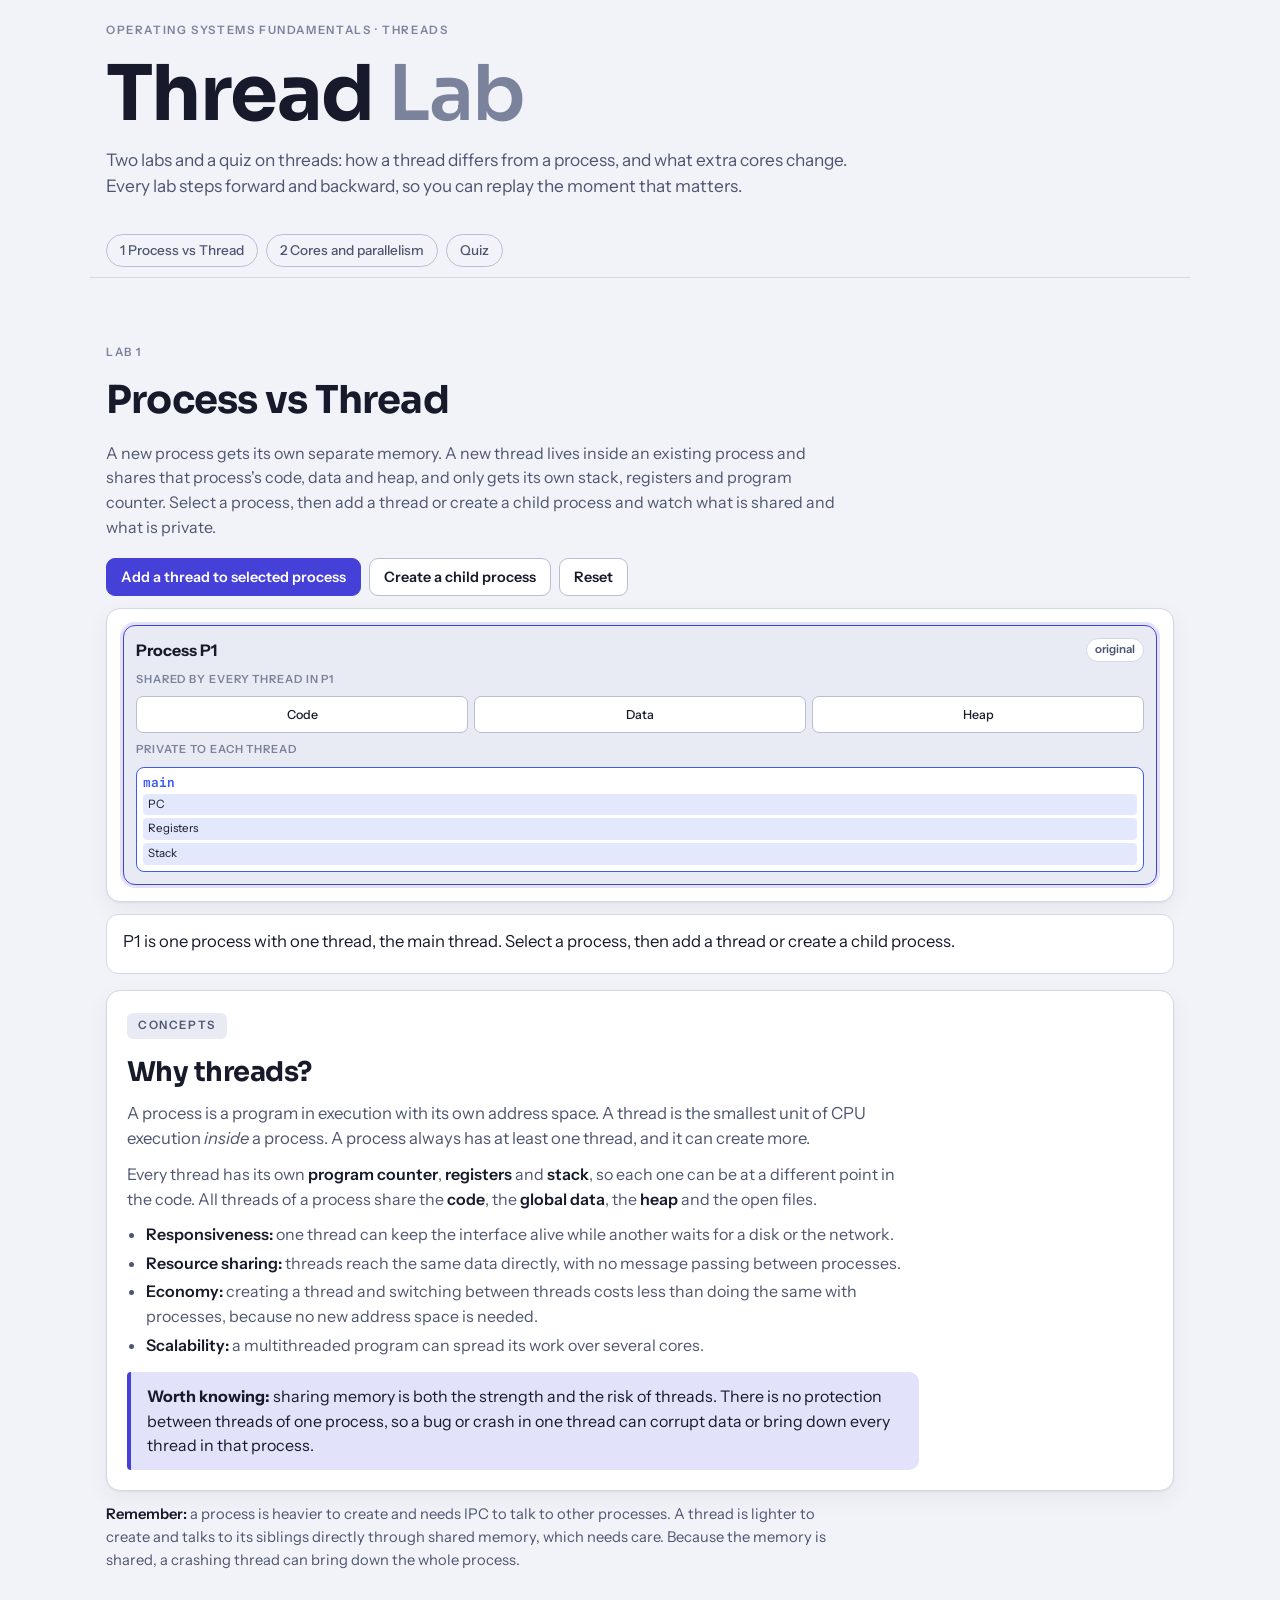
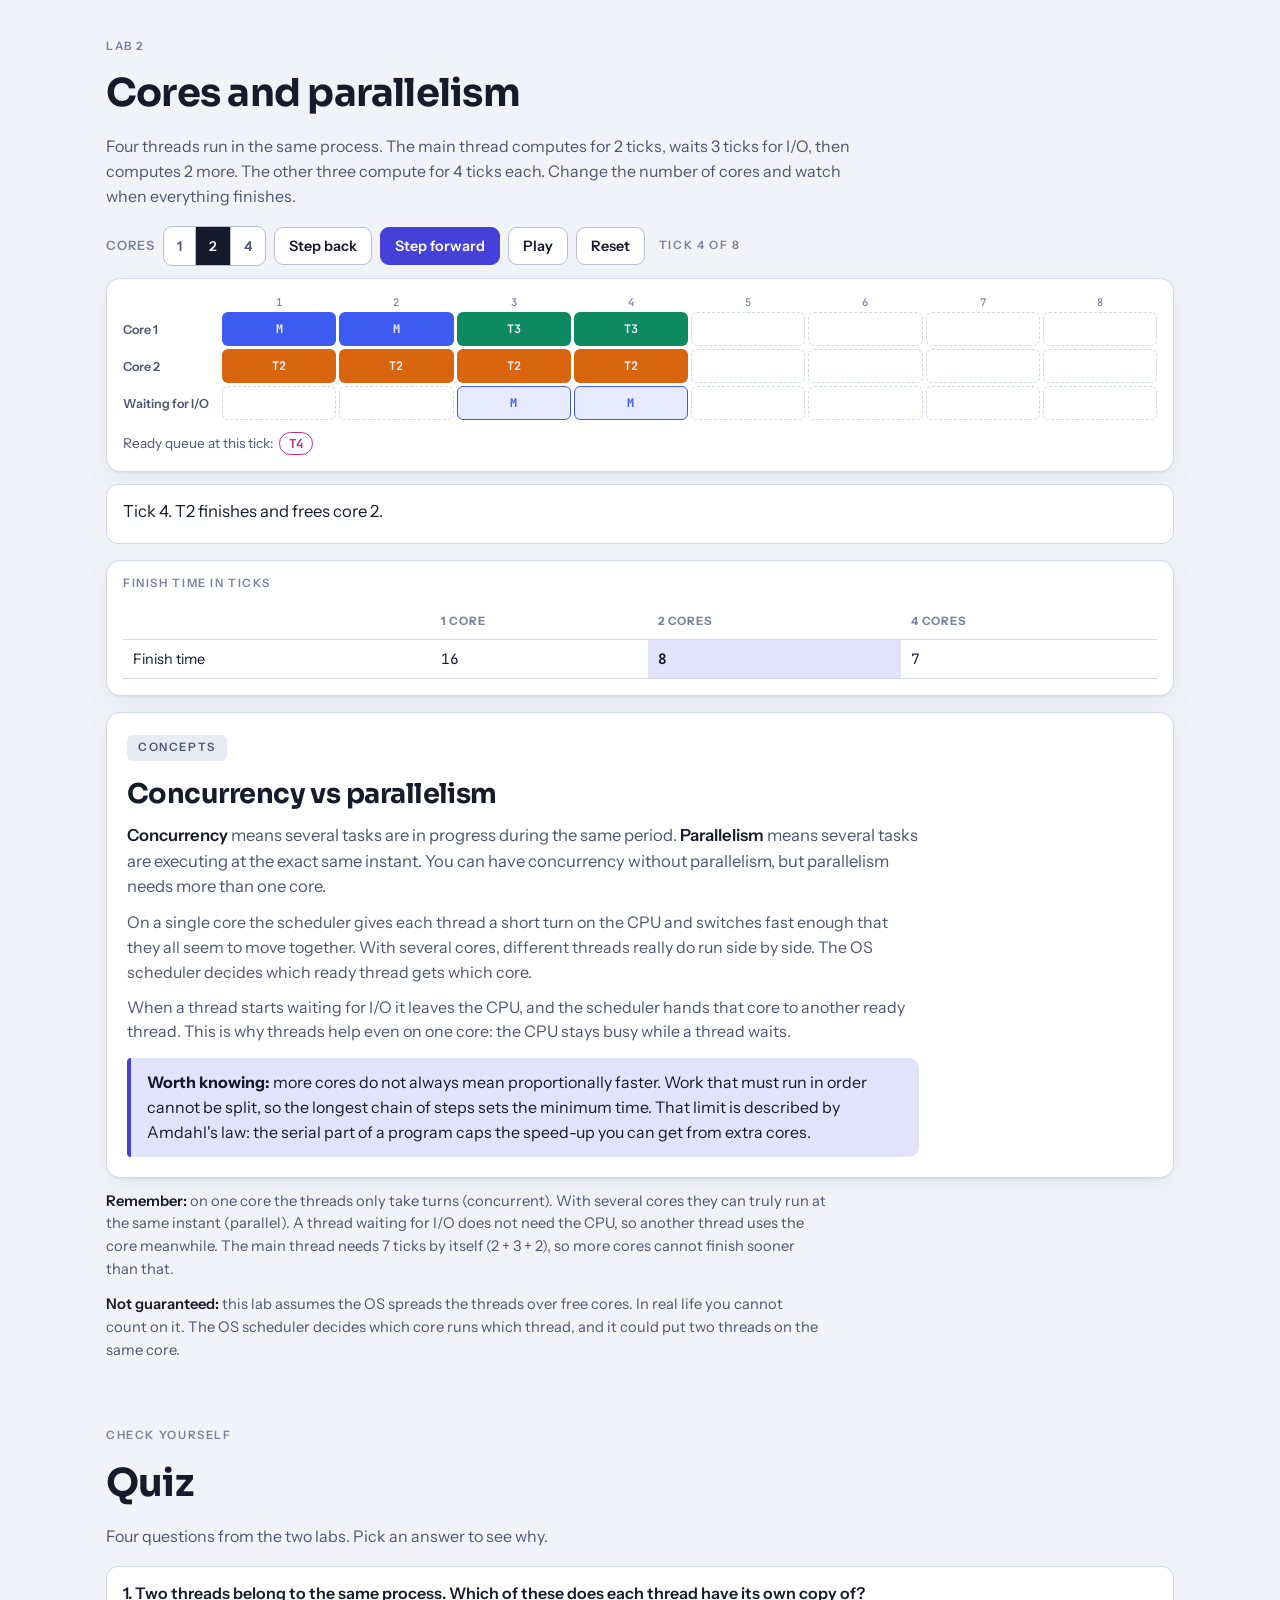
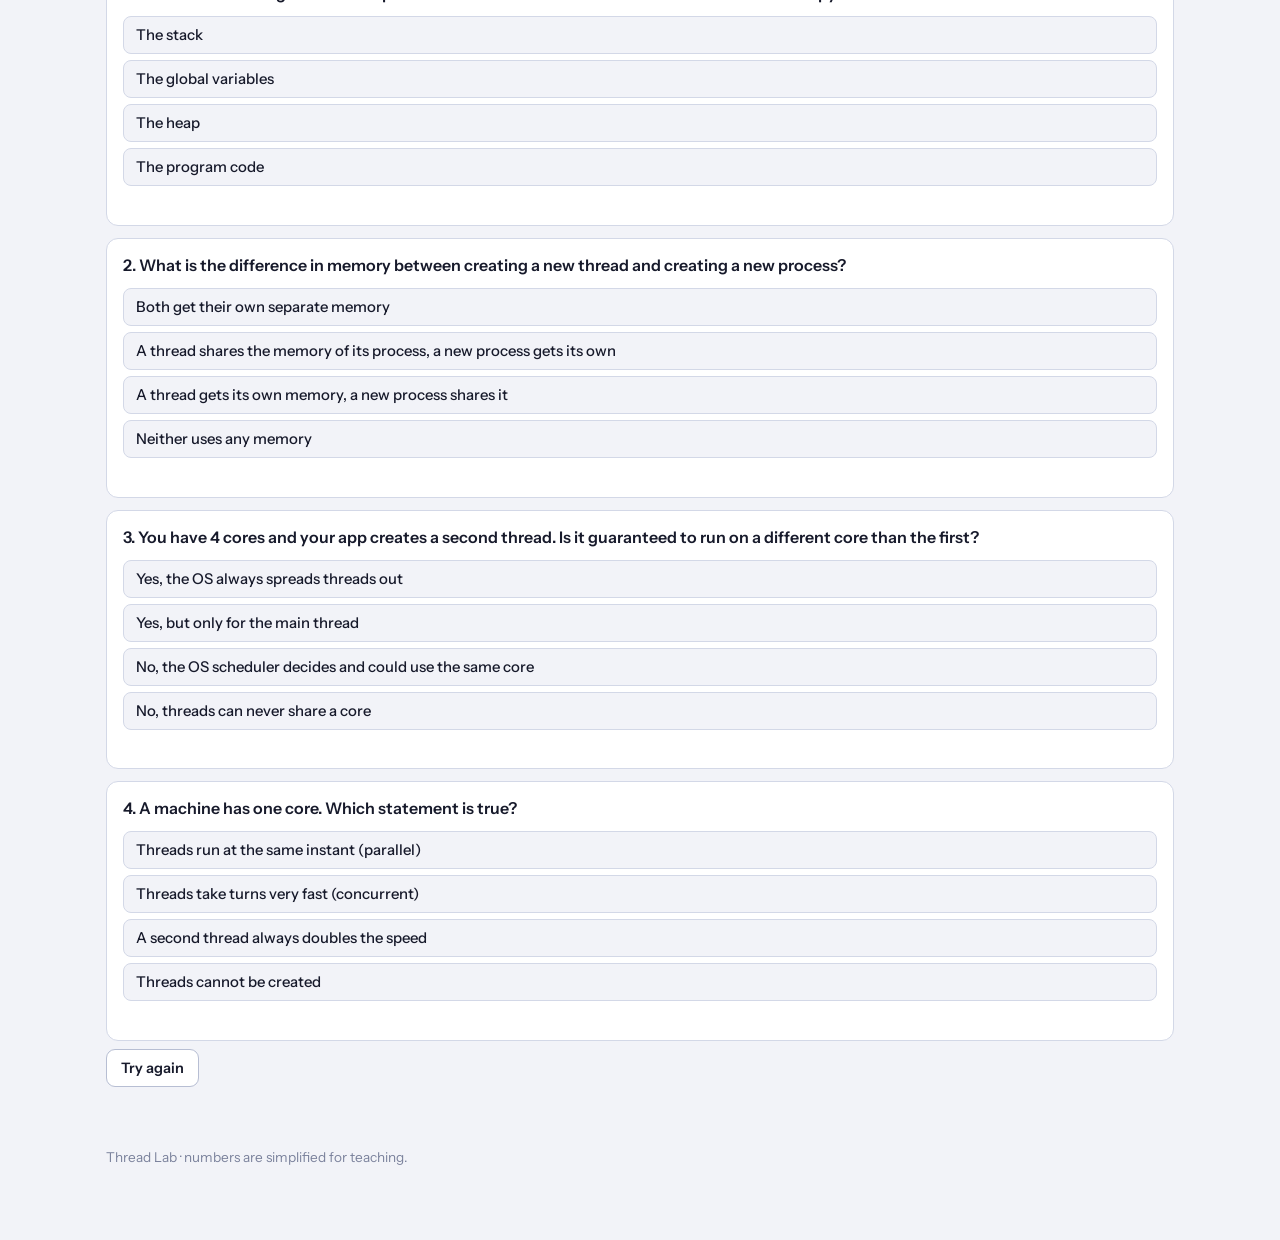
<file: 002_operating_system/thread_simulator/index.html>
<!doctype html>
<html lang="en">
<head>
<meta charset="utf-8">
<meta name="viewport" content="width=device-width, initial-scale=1">
<meta name="description" content="Two step-through labs on threads: process vs thread, and cores and parallelism.">
<title>Thread Lab</title>
<link rel="preconnect" href="https://fonts.googleapis.com">
<link rel="stylesheet" href="https://fonts.googleapis.com/css2?family=Instrument+Sans:wght@400;500;600&family=JetBrains+Mono:wght@400;500;700&family=Sora:wght@600;700&display=swap">
<style>
/* Layout concept: one long lab notebook. Sticky lab strip on top; each lab = goal, controls, stage, one-sentence commentary. Thread identity is carried by four thread colors. */
:root{
  --paper:#F2F3F8; --surface:#FFFFFF; --surface2:#E9EBF4; --ink:#171A2B; --ink2:#4E5570; --ink3:#7B829C;
  --line:#D3D8E7; --line2:#B7BED3;
  --accent:#4540D8; --accent-ink:#FFFFFF; --accent-soft:#E3E2FB;
  --c1:#3D5AF1; --c2:#D9650F; --c3:#0E8A60; --c4:#BE2F84;
  --ok:#0E8A60; --bad:#C5352C;
  --ok-soft:#D5F0E4; --bad-soft:#FADCD9;
  --shadow:0 1px 2px rgba(23,26,43,.06),0 8px 24px rgba(23,26,43,.05);
  --display:"Sora","Segoe UI",system-ui,sans-serif;
  --body:"Instrument Sans",system-ui,-apple-system,"Segoe UI",sans-serif;
  --mono:"JetBrains Mono",ui-monospace,Menlo,Consolas,monospace;
  color-scheme:light;
}

*{box-sizing:border-box}
html{scroll-behavior:smooth}
body{margin:0;background:var(--paper);color:var(--ink);font:400 16px/1.55 var(--body)}
h1,h2,h3{font-family:var(--display);margin:0;text-wrap:balance;letter-spacing:-.02em}
p{margin:0}
code,.mono{font-family:var(--mono)}
:focus-visible{outline:2px solid var(--accent);outline-offset:2px}
@media (prefers-reduced-motion:reduce){*{transition:none!important;animation:none!important;scroll-behavior:auto!important}}

.wrap{max-width:1100px;margin:0 auto;padding-inline:16px;padding-block:24px 72px}
.eyebrow{font:600 .72rem/1.2 var(--body);letter-spacing:.14em;text-transform:uppercase;color:var(--ink3)}
.topline{display:flex;justify-content:space-between;align-items:center;gap:12px;flex-wrap:wrap}
h1{font-size:clamp(2.6rem,8vw,4.8rem);font-weight:700;line-height:1;margin-top:18px}
h1 span{color:var(--ink3);font-weight:600}
.lede{max-width:62ch;color:var(--ink2);font-size:1.08rem;margin-top:14px}

.chapters{position:sticky;top:env(safe-area-inset-top,0px);z-index:20;background:var(--paper);margin:24px -16px 0;padding:10px 16px;border-bottom:1px solid var(--line);display:flex;gap:8px;overflow-x:auto}
.chapters a{flex:none;text-decoration:none;color:var(--ink2);border:1px solid var(--line2);border-radius:999px;padding:5px 13px;font-size:.85rem;font-weight:500;white-space:nowrap}
.chapters a:hover{color:var(--ink);border-color:var(--ink3)}

.lab{margin-top:60px;scroll-margin-top:64px}
.lab h2{font-size:clamp(1.7rem,4.5vw,2.4rem);font-weight:700;margin-top:8px}
.goal{color:var(--ink2);max-width:68ch;margin:10px 0 18px}
.controls{display:flex;flex-wrap:wrap;gap:8px;align-items:center;margin-bottom:12px}
.controls .lbl{font-size:.8rem;color:var(--ink3);font-weight:600;letter-spacing:.06em;text-transform:uppercase;margin-left:6px}
.controls .lbl:first-child{margin-left:0}

.btn{font:600 .9rem var(--body);color:var(--ink);background:var(--surface);border:1px solid var(--line2);border-radius:9px;padding:8px 14px;cursor:pointer;min-height:38px;transition:background .15s,border-color .15s}
.btn:hover:not(:disabled){background:var(--surface2);border-color:var(--ink3)}
.btn:disabled{opacity:.45;cursor:not-allowed}
.btn.primary{background:var(--accent);color:var(--accent-ink);border-color:var(--accent)}
.btn.primary:hover:not(:disabled){background:var(--accent);filter:brightness(1.08)}
.btn.small{padding:5px 10px;min-height:30px;font-size:.8rem}
.seg{display:inline-flex;border:1px solid var(--line2);border-radius:9px;overflow:hidden;background:var(--surface)}
.seg button{font:600 .85rem var(--body);color:var(--ink2);background:none;border:0;padding:8px 13px;min-height:38px;cursor:pointer}
.seg button+button{border-left:1px solid var(--line2)}
.seg button[aria-pressed="true"]{background:var(--ink);color:var(--paper)}

.card{background:var(--surface);border:1px solid var(--line);border-radius:14px;padding:16px;box-shadow:var(--shadow)}
.comment{margin-top:12px;padding:14px 16px;background:var(--surface);border:1px solid var(--line);border-radius:12px;font-size:1.04rem;line-height:1.5;min-height:3.6em}
.note{margin-top:12px;color:var(--ink2);font-size:.92rem;max-width:72ch}
.note b{color:var(--ink);font-weight:600}
.sdesc{color:var(--ink2);font-size:.92rem}

/* Lab 1 */
.procs{display:grid;grid-template-columns:repeat(auto-fit,minmax(250px,1fr));gap:12px}
.proc{border:1.5px solid var(--line2);border-radius:12px;padding:12px;background:var(--surface2);cursor:pointer;display:grid;gap:8px;align-content:start}
.proc.sel{border-color:var(--accent);box-shadow:0 0 0 3px var(--accent-soft)}
.proc-head{display:flex;justify-content:space-between;align-items:center;gap:8px;flex-wrap:wrap}
.tag{font-size:.72rem;font-weight:600;padding:2px 8px;border-radius:99px;background:var(--surface);border:1px solid var(--line);color:var(--ink2)}
.zone{font-size:.7rem;font-weight:600;letter-spacing:.08em;text-transform:uppercase;color:var(--ink3)}
.mem{display:grid;grid-template-columns:repeat(3,minmax(0,1fr));gap:6px}
.mem-cell{border:1.5px solid var(--line2);background:var(--surface);border-radius:7px;padding:8px 4px;text-align:center;font-size:.78rem;font-weight:500}
.mem-cell.priv{border-style:dashed}
.thr-row{display:grid;grid-template-columns:repeat(auto-fit,minmax(70px,1fr));gap:6px}
.thr{border:1.5px solid var(--tc);border-radius:8px;background:var(--surface);padding:6px;font-size:.72rem;display:grid;gap:3px}
.thr-name{font:700 .8rem var(--mono);color:var(--tc)}
.reg{background:color-mix(in srgb,var(--tc) 14%,var(--surface));border-radius:4px;padding:2px 5px}

/* Lab 2 */
.scroll-x{overflow-x:auto}
.tl{display:grid;grid-template-columns:96px repeat(var(--cols),minmax(28px,1fr));gap:3px;align-items:stretch;min-width:calc(96px + var(--cols)*31px)}
.tl .rowlbl{font-size:.78rem;font-weight:600;color:var(--ink2);display:flex;align-items:center}
.tl .tick{font:500 .66rem var(--mono);color:var(--ink3);text-align:center}
.cell{height:34px;border-radius:6px;display:grid;place-items:center;font:700 .74rem var(--mono);border:1.5px solid transparent}
.cell.run{background:var(--tc);color:var(--paper)}
.cell.io{border-color:var(--tc);color:var(--tc);background:color-mix(in srgb,var(--tc) 12%,var(--surface))}
.cell.idle{background:var(--surface2);color:var(--ink3);font-weight:500}
.cell.unused,.cell.future{background:transparent;border:1px dashed var(--line)}
.rq{display:flex;gap:6px;align-items:center;flex-wrap:wrap;margin-top:12px;font-size:.85rem;color:var(--ink2)}
.pill{font:700 .78rem var(--mono);padding:2px 9px;border-radius:99px;border:1.5px solid var(--tc);color:var(--tc);background:var(--surface)}
table.cmp{border-collapse:collapse;width:100%;font-size:.9rem;margin-top:14px;min-width:360px}
.cmp th,.cmp td{padding:8px 10px;border-bottom:1px solid var(--line);text-align:left}
.cmp th{font-size:.72rem;letter-spacing:.08em;text-transform:uppercase;color:var(--ink3)}
.cmp td.cur{background:var(--accent-soft);font-weight:700}
.cmp td.num{font-family:var(--mono)}

/* Concepts (theory cards) */
.concepts{margin-top:16px;padding:20px}
.concepts .ctag{display:inline-block;font:600 .72rem/1 var(--body);letter-spacing:.14em;text-transform:uppercase;color:var(--ink2);background:var(--surface2);border-radius:6px;padding:7px 11px}
.concepts h3{font-size:clamp(1.3rem,3.6vw,1.7rem);font-weight:700;margin:12px 0 8px}
.concepts p{color:var(--ink2);max-width:72ch}
.concepts p+p{margin-top:10px}
.concepts p b{color:var(--ink);font-weight:600}
.concepts .lead{font-size:1.04rem}
.concepts ul{margin:10px 0 0;padding-left:1.2em;color:var(--ink2);max-width:72ch}
.concepts li{margin-top:4px}
.concepts li b{color:var(--ink);font-weight:600}
.callout{margin-top:14px;padding:12px 16px;background:var(--accent-soft);border-left:4px solid var(--accent);border-radius:4px 10px 10px 4px;color:var(--ink);max-width:72ch}
.callout b{font-weight:700}

/* Quiz */
.quiz{display:grid;gap:12px}
.q{border:1px solid var(--line);border-radius:12px;padding:14px 16px;background:var(--surface)}
.q .qt{font-weight:600;margin-bottom:10px}
.opts{display:grid;gap:6px}
.opt{text-align:left;font:500 .93rem var(--body);color:var(--ink);background:var(--paper);border:1.5px solid var(--line);border-radius:8px;padding:9px 12px;cursor:pointer}
.opt:hover:not(:disabled){border-color:var(--ink3)}
.opt.right{border-color:var(--ok);background:var(--ok-soft)}
.opt.wrong{border-color:var(--bad);background:var(--bad-soft)}
.opt:disabled{cursor:default}
.fb{margin-top:8px;font-size:.88rem;color:var(--ink2);min-height:1.2em}
.score{font:700 1.2rem var(--display);margin-top:6px}
footer{margin-top:60px;color:var(--ink3);font-size:.85rem}
</style>

</head>
<body>
<div class="wrap">
  <header>
    <div class="topline">
      <span class="eyebrow">Operating Systems fundamentals · Threads</span>
    </div>
    <h1>Thread <span>Lab</span></h1>
    <p class="lede">Two labs and a quiz on threads: how a thread differs from a process, and what extra cores change. Every lab steps forward and backward, so you can replay the moment that matters.</p>
  </header>

  <nav class="chapters" aria-label="Labs">
    <a href="#lab1">1 Process vs Thread</a>
    <a href="#lab2">2 Cores and parallelism</a>
    <a href="#quiz">Quiz</a>
  </nav>

  <!-- LAB 1 -->
  <section class="lab" id="lab1">
    <span class="eyebrow">Lab 1</span>
    <h2>Process vs Thread</h2>
    <p class="goal">A new process gets its own separate memory. A new thread lives inside an existing process and shares that process's code, data and heap, and only gets its own stack, registers and program counter. Select a process, then add a thread or create a child process and watch what is shared and what is private.</p>
    <div class="controls">
      <button class="btn primary" id="l1-thread" type="button">Add a thread to selected process</button>
      <button class="btn" id="l1-proc" type="button">Create a child process</button>
      <button class="btn" id="l1-reset" type="button">Reset</button>
    </div>
    <div class="card"><div class="procs" id="l1-stage"></div></div>
    <p class="comment" id="l1-msg" aria-live="polite"></p>
    <div class="card concepts">
    <span class="ctag">Concepts</span>
    <h3>Why threads?</h3>
    <p class="lead">A process is a program in execution with its own address space. A thread is the smallest unit of CPU execution <i>inside</i> a process. A process always has at least one thread, and it can create more.</p>
    <p>Every thread has its own <b>program counter</b>, <b>registers</b> and <b>stack</b>, so each one can be at a different point in the code. All threads of a process share the <b>code</b>, the <b>global data</b>, the <b>heap</b> and the open files.</p>
    <ul>
      <li><b>Responsiveness:</b> one thread can keep the interface alive while another waits for a disk or the network.</li>
      <li><b>Resource sharing:</b> threads reach the same data directly, with no message passing between processes.</li>
      <li><b>Economy:</b> creating a thread and switching between threads costs less than doing the same with processes, because no new address space is needed.</li>
      <li><b>Scalability:</b> a multithreaded program can spread its work over several cores.</li>
    </ul>
    <div class="callout"><b>Worth knowing:</b> sharing memory is both the strength and the risk of threads. There is no protection between threads of one process, so a bug or crash in one thread can corrupt data or bring down every thread in that process.</div>
  </div>
  <p class="note"><b>Remember:</b> a process is heavier to create and needs IPC to talk to other processes. A thread is lighter to create and talks to its siblings directly through shared memory, which needs care. Because the memory is shared, a crashing thread can bring down the whole process.</p>
  </section>

  <!-- LAB 2 -->
  <section class="lab" id="lab2">
    <span class="eyebrow">Lab 2</span>
    <h2>Cores and parallelism</h2>
    <p class="goal">Four threads run in the same process. The main thread computes for 2 ticks, waits 3 ticks for I/O, then computes 2 more. The other three compute for 4 ticks each. Change the number of cores and watch when everything finishes.</p>
    <div class="controls">
      <span class="lbl">Cores</span>
      <div class="seg" role="group" aria-label="Cores">
        <button type="button" data-cores="1" aria-pressed="false">1</button>
        <button type="button" data-cores="2" aria-pressed="true">2</button>
        <button type="button" data-cores="4" aria-pressed="false">4</button>
      </div>
      <button class="btn" id="l2-back" type="button">Step back</button>
      <button class="btn primary" id="l2-fwd" type="button">Step forward</button>
      <button class="btn" id="l2-play" type="button">Play</button>
      <button class="btn" id="l2-reset" type="button">Reset</button>
      <span class="eyebrow" id="l2-count" style="margin-left:6px"></span>
    </div>
    <div class="card">
      <div class="scroll-x" id="l2-stage"></div>
      <div class="rq" id="l2-rq"></div>
    </div>
    <p class="comment" id="l2-msg" aria-live="polite"></p>
    <div class="card" style="margin-top:16px">
      <p class="eyebrow">Finish time in ticks</p>
      <div class="scroll-x"><table class="cmp" id="l2-table"></table></div>
    </div>
    <div class="card concepts">
    <span class="ctag">Concepts</span>
    <h3>Concurrency vs parallelism</h3>
    <p class="lead"><b>Concurrency</b> means several tasks are in progress during the same period. <b>Parallelism</b> means several tasks are executing at the exact same instant. You can have concurrency without parallelism, but parallelism needs more than one core.</p>
    <p>On a single core the scheduler gives each thread a short turn on the CPU and switches fast enough that they all seem to move together. With several cores, different threads really do run side by side. The OS scheduler decides which ready thread gets which core.</p>
    <p>When a thread starts waiting for I/O it leaves the CPU, and the scheduler hands that core to another ready thread. This is why threads help even on one core: the CPU stays busy while a thread waits.</p>
    <div class="callout"><b>Worth knowing:</b> more cores do not always mean proportionally faster. Work that must run in order cannot be split, so the longest chain of steps sets the minimum time. That limit is described by Amdahl's law: the serial part of a program caps the speed-up you can get from extra cores.</div>
  </div>
  <p class="note"><b>Remember:</b> on one core the threads only take turns (concurrent). With several cores they can truly run at the same instant (parallel). A thread waiting for I/O does not need the CPU, so another thread uses the core meanwhile. The main thread needs 7 ticks by itself (2 + 3 + 2), so more cores cannot finish sooner than that.</p>
    <p class="note"><b>Not guaranteed:</b> this lab assumes the OS spreads the threads over free cores. In real life you cannot count on it. The OS scheduler decides which core runs which thread, and it could put two threads on the same core.</p>
  </section>

  <!-- QUIZ -->
  <section class="lab" id="quiz">
    <span class="eyebrow">Check yourself</span>
    <h2>Quiz</h2>
    <p class="goal">Four questions from the two labs. Pick an answer to see why.</p>
    <div class="quiz" id="quiz-list"></div>
    <p class="score" id="quiz-score"></p>
    <div class="controls" style="margin-top:8px"><button class="btn" id="quiz-reset" type="button">Try again</button></div>
  </section>

  <footer>Thread Lab · numbers are simplified for teaching.</footer>
</div>

<script>
(function(){
'use strict';
var $=function(id){return document.getElementById(id);};
var clone=function(o){return JSON.parse(JSON.stringify(o));};
var tc=function(i){return 'var(--c'+(i+1)+')';};

/* ================= LAB 1 ================= */
var L1;
function l1Init(){L1={procs:[{id:1,parent:0,threads:1}],sel:1,msg:'P1 is one process with one thread, the main thread. Select a process, then add a thread or create a child process.'};}
function selProc(){return L1.procs.filter(function(p){return p.id===L1.sel;})[0];}
function thrName(i){return i===0?'main':'T'+(i+1);}
function r1(){
  $('l1-stage').innerHTML=L1.procs.map(function(p){
    var child=p.parent>0, thr='';
    for(var i=0;i<p.threads;i++){
      thr+='<div class="thr" style="--tc:'+tc(i)+'"><div class="thr-name">'+thrName(i)+'</div><div class="reg">PC</div><div class="reg">Registers</div><div class="reg">Stack</div></div>';
    }
    var mem=['Code','Data','Heap'].map(function(x){return '<div class="mem-cell'+(child?' priv':'')+'">'+x+'</div>';}).join('');
    return '<div class="proc'+(p.id===L1.sel?' sel':'')+'" data-pid="'+p.id+'" role="button" tabindex="0" aria-pressed="'+(p.id===L1.sel)+'" aria-label="Select process P'+p.id+'">'+
      '<div class="proc-head"><b>Process P'+p.id+'</b><span class="tag">'+(child?'child of P'+p.parent:'original')+'</span></div>'+
      '<div class="zone">Shared by every thread in P'+p.id+(child?' · own separate memory':'')+'</div>'+
      '<div class="mem">'+mem+'</div>'+
      '<div class="zone">Private to each thread</div>'+
      '<div class="thr-row">'+thr+'</div></div>';
  }).join('');
  $('l1-msg').textContent=L1.msg;
  $('l1-thread').disabled=selProc().threads>=4;
  $('l1-proc').disabled=L1.procs.length>=3;
}
function select(el){L1.sel=+el.getAttribute('data-pid');L1.msg='P'+L1.sel+' selected.';r1();}
$('l1-stage').addEventListener('click',function(e){var el=e.target.closest('.proc');if(el)select(el);});
$('l1-stage').addEventListener('keydown',function(e){
  if(e.key!=='Enter'&&e.key!==' ')return;
  var el=e.target.closest('.proc');if(!el)return;
  e.preventDefault();select(el);
});
$('l1-thread').addEventListener('click',function(){
  var p=selProc();if(p.threads>=4)return;
  p.threads++;
  L1.msg='New child thread '+thrName(p.threads-1)+' in P'+p.id+'. It uses the same code, data and heap as the main thread and only gets its own PC, registers and stack. No new memory was reserved.';
  r1();
});
$('l1-proc').addEventListener('click',function(){
  if(L1.procs.length>=3)return;
  var par=selProc(),id=Math.max.apply(null,L1.procs.map(function(p){return p.id;}))+1;
  L1.procs.push({id:id,parent:par.id,threads:1});
  L1.sel=id;
  L1.msg='A system call created P'+id+', a new process with its own separate memory and one main thread. A change to memory in P'+id+' is invisible to P'+par.id+'.';
  r1();
});
$('l1-reset').addEventListener('click',function(){l1Init();r1();});

/* ================= LAB 2 ================= */
var PROGS=[[['cpu',2],['io',3],['cpu',2]],[['cpu',4]],[['cpu',4]],[['cpu',4]]];
function mkThreads(){return PROGS.map(function(p){return {segs:p.map(function(s){return {k:s[0],n:s[1]};}),i:0,st:'ready'};});}
function tn(i){return i===0?'main':'T'+(i+1);}
function simulate(cores){
  var th=mkThreads(),rq=[0,1,2,3],core=[],ticks=[],c,t;
  for(c=0;c<cores;c++)core.push(null);
  for(t=0;t<100&&th.some(function(x){return x.st!=='done';});t++){
    var notes=[];
    for(c=0;c<cores;c++){
      if(core[c]===null&&rq.length){var id=rq.shift();core[c]=id;th[id].st='run';notes.push(tn(id)+' is scheduled on core '+(c+1)+'.');}
    }
    var ioNow=[];
    th.forEach(function(x,i){if(x.st==='io')ioNow.push(i);});
    ticks.push({cores:core.map(function(id){return id===null?{k:'idle'}:{k:'run',t:id};}),io:ioNow.slice(),ready:rq.slice(),notes:notes});
    for(c=0;c<cores;c++){
      var id2=core[c];if(id2===null)continue;
      var x=th[id2],s=x.segs[x.i];s.n--;
      if(s.n===0){
        x.i++;
        if(x.i>=x.segs.length){x.st='done';core[c]=null;notes.push(tn(id2)+' finishes and frees core '+(c+1)+'.');}
        else if(x.segs[x.i].k==='io'){x.st='io';core[c]=null;notes.push(tn(id2)+' starts waiting for I/O, so core '+(c+1)+' is free for another thread.');}
      }
    }
    ioNow.forEach(function(id3){
      var x=th[id3],s=x.segs[x.i];s.n--;
      if(s.n===0){
        x.i++;
        if(x.i>=x.segs.length){x.st='done';notes.push(tn(id3)+' finishes.');}
        else{x.st='ready';rq.push(id3);notes.push(tn(id3)+' I/O completes. It rejoins the ready queue.');}
      }
    });
  }
  return ticks;
}
var L2={cores:2,idx:3,timer:null,ticks:[]};
function l2Stop(){if(L2.timer){clearInterval(L2.timer);L2.timer=null;}$('l2-play').textContent='Play';}
function l2Recalc(){L2.ticks=simulate(L2.cores);if(L2.idx>L2.ticks.length-1)L2.idx=L2.ticks.length-1;}
function r2(){
  var tk=L2.ticks,n=tk.length,idx=L2.idx,c,k,h='';
  Array.prototype.forEach.call(document.querySelectorAll('[data-cores]'),function(b){b.setAttribute('aria-pressed',String(+b.getAttribute('data-cores')===L2.cores));});
  h+='<div class="tl" style="--cols:'+n+'"><div></div>';
  for(k=0;k<n;k++)h+='<div class="tick">'+(k+1)+'</div>';
  for(c=0;c<L2.cores;c++){
    h+='<div class="rowlbl">Core '+(c+1)+'</div>';
    for(k=0;k<n;k++){
      if(k>idx){h+='<div class="cell future"></div>';continue;}
      var e=tk[k].cores[c];
      h+=e.k==='run'?'<div class="cell run" style="--tc:'+tc(e.t)+'">'+(e.t===0?'M':'T'+(e.t+1))+'</div>':'<div class="cell idle">idle</div>';
    }
  }
  h+='<div class="rowlbl">Waiting for I/O</div>';
  for(k=0;k<n;k++){
    if(k>idx){h+='<div class="cell future"></div>';continue;}
    var io=tk[k].io;
    h+=io.length?'<div class="cell io" style="--tc:'+tc(io[0])+'">M</div>':'<div class="cell unused"></div>';
  }
  h+='</div>';
  $('l2-stage').innerHTML=h;
  var rq=idx>=0?tk[idx].ready:[];
  $('l2-rq').innerHTML='<span>Ready queue at this tick:</span>'+(rq.length?rq.map(function(i){return '<span class="pill" style="--tc:'+tc(i)+'">'+tn(i)+'</span>';}).join(''):'<span>empty</span>');
  $('l2-count').textContent=idx<0?'Before tick 1 · '+n+' ticks in total':(idx===n-1?'Finished after '+n+' ticks':'Tick '+(idx+1)+' of '+n);
  var msg;
  if(idx<0){
    msg=L2.cores===1?
      'One core: the threads only take turns (concurrent). Nothing runs at the same instant. M is the main thread.':
      L2.cores+' cores: threads can truly run at the same instant (parallel). M is the main thread.';
  }else{
    var nt=tk[idx].notes;
    if(nt.length)msg='Tick '+(idx+1)+'. '+nt.join(' ');
    else{
      var runs=tk[idx].cores.filter(function(e){return e.k==='run';}).map(function(e){return tn(e.t);});
      msg='Tick '+(idx+1)+'. '+(runs.length?runs.join(' and ')+' keep'+(runs.length===1?'s':'')+' running.':'Nothing is running.');
    }
    if(idx===n-1)msg+=' Everything is done at tick '+n+'.';
  }
  $('l2-msg').textContent=msg;
  $('l2-back').disabled=idx<0;
  $('l2-fwd').disabled=idx>=n-1;
  var tb='<tr><th></th><th>1 core</th><th>2 cores</th><th>4 cores</th></tr><tr><td>Finish time</td>';
  [1,2,4].forEach(function(cc){
    tb+='<td class="num'+(cc===L2.cores?' cur':'')+'">'+simulate(cc).length+'</td>';
  });
  $('l2-table').innerHTML=tb+'</tr>';
}
function l2Change(){l2Stop();l2Recalc();r2();}
Array.prototype.forEach.call(document.querySelectorAll('[data-cores]'),function(b){
  b.addEventListener('click',function(){L2.cores=+b.getAttribute('data-cores');L2.idx=Math.min(L2.idx,3);l2Change();});
});
$('l2-fwd').addEventListener('click',function(){l2Stop();if(L2.idx<L2.ticks.length-1)L2.idx++;r2();});
$('l2-back').addEventListener('click',function(){l2Stop();if(L2.idx>-1)L2.idx--;r2();});
$('l2-reset').addEventListener('click',function(){l2Stop();L2.idx=-1;r2();});
$('l2-play').addEventListener('click',function(){
  if(L2.timer){l2Stop();return;}
  if(L2.idx>=L2.ticks.length-1)L2.idx=-1;
  $('l2-play').textContent='Pause';
  L2.timer=setInterval(function(){
    if(L2.idx<L2.ticks.length-1){L2.idx++;r2();}
    if(L2.idx>=L2.ticks.length-1)l2Stop();
  },650);
  r2();
});

/* ================= QUIZ ================= */
var QS=[
  {q:'Two threads belong to the same process. Which of these does each thread have its own copy of?',o:['The stack','The global variables','The heap','The program code'],a:0,e:'Each thread has its own stack, registers and program counter. Code, data and heap are shared by all threads of the process.'},
  {q:'What is the difference in memory between creating a new thread and creating a new process?',o:['Both get their own separate memory','A thread shares the memory of its process, a new process gets its own','A thread gets its own memory, a new process shares it','Neither uses any memory'],a:1,e:'A new process gets its own separate memory. A new thread reuses the code, data and heap of the process it lives in.'},
  {q:'You have 4 cores and your app creates a second thread. Is it guaranteed to run on a different core than the first?',o:['Yes, the OS always spreads threads out','Yes, but only for the main thread','No, the OS scheduler decides and could use the same core','No, threads can never share a core'],a:2,e:'There is no guarantee. The scheduler decides which core runs which thread.'},
  {q:'A machine has one core. Which statement is true?',o:['Threads run at the same instant (parallel)','Threads take turns very fast (concurrent)','A second thread always doubles the speed','Threads cannot be created'],a:1,e:'On one core the threads only take turns. Real parallel execution needs several cores.'}
];
var qScore=0,qDone=0;
function renderQuiz(){
  qScore=0;qDone=0;
  $('quiz-list').innerHTML=QS.map(function(q,i){
    return '<div class="q" data-q="'+i+'"><div class="qt">'+(i+1)+'. '+q.q+'</div><div class="opts">'+q.o.map(function(o,j){return '<button class="opt" type="button" data-j="'+j+'">'+o+'</button>';}).join('')+'</div><div class="fb" aria-live="polite"></div></div>';
  }).join('');
  $('quiz-score').textContent='';
}
$('quiz-list').addEventListener('click',function(e){
  var b=e.target.closest('.opt');if(!b||b.disabled)return;
  var box=b.closest('.q'),q=QS[+box.getAttribute('data-q')],j=+b.getAttribute('data-j');
  Array.prototype.forEach.call(box.querySelectorAll('.opt'),function(x,k){
    x.disabled=true;
    if(k===q.a)x.classList.add('right');
    else if(k===j)x.classList.add('wrong');
  });
  box.querySelector('.fb').textContent=(j===q.a?'Correct. ':'Not quite. ')+q.e;
  if(j===q.a)qScore++;
  qDone++;
  $('quiz-score').textContent='Score: '+qScore+' of '+qDone+' answered ('+QS.length+' questions)';
});
$('quiz-reset').addEventListener('click',renderQuiz);

/* ================= boot ================= */
l1Init();r1();
l2Recalc();r2();
renderQuiz();
})();
</script>
</body>
</html>
</file>
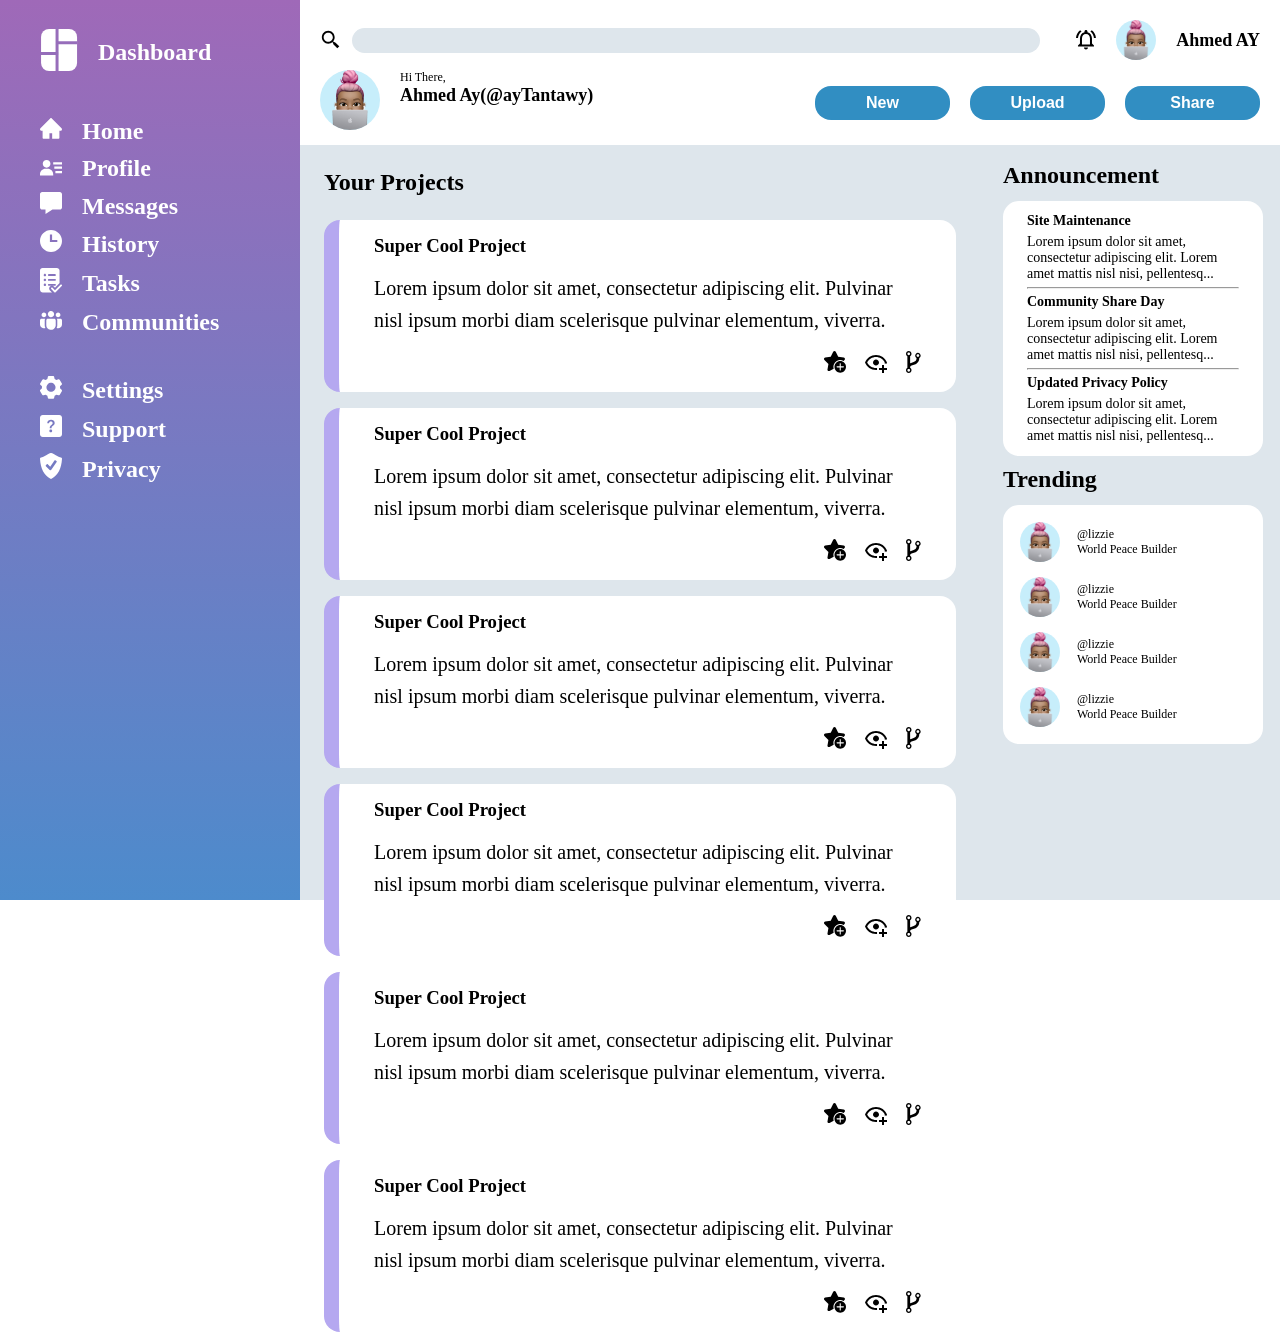
<file: 003_html&css/LAB4/index.html>
<!doctype html>
<html lang="en">
  <head>
    <meta charset="UTF-8" />
    <meta name="viewport" content="width=device-width, initial-scale=1.0" />
    <title>Dashboard</title>
    <link rel="stylesheet" href="index.css" />
    <style>
      
    </style>
  </head>
  <body>
    <aside>
      <div class="logo">
        <a href="#"><img src="icons/Logo.svg" alt="" /></a>
        <a href="#">Dashboard</a>
      </div>
      <ul>
        <li class="logo">
          <a href="#"><img src="icons/icon-home.svg" alt="" /></a>
          <a href="#">Home</a>
        </li>
        <li class="logo">
          <a href="#"><img src="icons/logo-usr.svg" alt="" /></a>
          <a href="#">Profile</a>
        </li>
        <li class="logo">
          <a href="#"><img src="icons/icon-msg.svg" alt="" /></a>
          <a href="#">Messages</a>
        </li>
        <li class="logo">
          <a href="#"><img src="icons/icon-history.svg" alt="" /></a>
          <a href="#">History</a>
        </li>
        <li class="logo">
          <a href="#"><img src="icons/icon-tasks.svg" alt="" /></a>
          <a href="#">Tasks</a>
        </li>
        <li class="logo">
          <a href="#"><img src="icons/icon-communities.svg" alt="" /></a>
          <a href="#">Communities</a>
        </li>
      </ul>
      <ul>
        <li class="logo">
          <a href="#"><img src="icons/icon-setting.svg" alt="" /></a>
          <a href="#">Settings</a>
        </li>
        <li class="logo">
          <a href="#"><img src="icons/icon-support.svg" alt="" /></a>
          <a href="#">Support</a>
        </li>
        <li class="logo">
          <a href="#"><img src="icons/icon-privacy.svg" alt="" /></a>
          <a href="#">Privacy</a>
        </li>
      </ul>
    </aside>

    <div>
      <header>
        <div class="header-line1">
          <div class="search">
            <img src="icons/icon-search.svg" alt="search icon" />
            <input type="text" />
          </div>
          <div class="notifi">
            <img src="icons/Vector.svg" alt="notification" />
            <img src="icons/logo-usr-mini.svg" alt="usr-img" />
            <h2>Ahmed AY</h2>
          </div>
        </div>
        <div class="header-line2">
          <div class="usr-data">
            <img src="icons/logo-usr-main.svg" alt="usr-img" />
            <div class="intro">
              <p>Hi There,</p>
              <h2>Ahmed Ay(@ayTantawy)</h2>
            </div>
          </div>
          <div class="buttons">
            <button class="header-buttons">New</button>
            <button class="header-buttons">Upload</button>
            <button class="header-buttons">Share</button>
          </div>
        </div>
      </header>
      <main>
        <section class="projects">
          <h2>Your Projects</h2>
          <div class="cards">
            <article>
              <h3>Super Cool Project</h3>
              <p>
                Lorem ipsum dolor sit amet, consectetur adipiscing elit.
                Pulvinar nisl ipsum morbi diam scelerisque pulvinar elementum,
                viverra.
              </p>
              <div class="icons">
                <img src="icons/article/icon-star.svg" alt="star" />
                <img src="icons/article/icon-watch.svg" alt="watch" />
                <img src="icons/article/icon-fork-code.svg" alt="fork" />
              </div>
            </article>
            <article>
              <h3>Super Cool Project</h3>
              <p>
                Lorem ipsum dolor sit amet, consectetur adipiscing elit.
                Pulvinar nisl ipsum morbi diam scelerisque pulvinar elementum,
                viverra.
              </p>
              <div class="icons">
                <img src="icons/article/icon-star.svg" alt="star" />
                <img src="icons/article/icon-watch.svg" alt="watch" />
                <img src="icons/article/icon-fork-code.svg" alt="fork" />
              </div>
            </article>
            <article>
              <h3>Super Cool Project</h3>
              <p>
                Lorem ipsum dolor sit amet, consectetur adipiscing elit.
                Pulvinar nisl ipsum morbi diam scelerisque pulvinar elementum,
                viverra.
              </p>
              <div class="icons">
                <img src="icons/article/icon-star.svg" alt="star" />
                <img src="icons/article/icon-watch.svg" alt="watch" />
                <img src="icons/article/icon-fork-code.svg" alt="fork" />
              </div>
            </article>
            <article>
              <h3>Super Cool Project</h3>
              <p>
                Lorem ipsum dolor sit amet, consectetur adipiscing elit.
                Pulvinar nisl ipsum morbi diam scelerisque pulvinar elementum,
                viverra.
              </p>
              <div class="icons">
                <img src="icons/article/icon-star.svg" alt="star" />
                <img src="icons/article/icon-watch.svg" alt="watch" />
                <img src="icons/article/icon-fork-code.svg" alt="fork" />
              </div>
            </article>
            <article>
              <h3>Super Cool Project</h3>
              <p>
                Lorem ipsum dolor sit amet, consectetur adipiscing elit.
                Pulvinar nisl ipsum morbi diam scelerisque pulvinar elementum,
                viverra.
              </p>
              <div class="icons">
                <img src="icons/article/icon-star.svg" alt="star" />
                <img src="icons/article/icon-watch.svg" alt="watch" />
                <img src="icons/article/icon-fork-code.svg" alt="fork" />
              </div>
            </article>
            <article>
              <h3>Super Cool Project</h3>
              <p>
                Lorem ipsum dolor sit amet, consectetur adipiscing elit.
                Pulvinar nisl ipsum morbi diam scelerisque pulvinar elementum,
                viverra.
              </p>
              <div class="icons">
                <img src="icons/article/icon-star.svg" alt="star" />
                <img src="icons/article/icon-watch.svg" alt="watch" />
                <img src="icons/article/icon-fork-code.svg" alt="fork" />
              </div>
            </article>
          </div>
        </section>
        <section class="sidebar">
          <div class="announcement">
            <h2>Announcement</h2>
            <article>
              <h3>Site Maintenance</h3>
              <p>
                Lorem ipsum dolor sit amet, consectetur adipiscing elit. Lorem
                amet mattis nisl nisi, pellentesq...
              </p>
              <hr />
              <h3>Community Share Day</h3>
              <p>
                Lorem ipsum dolor sit amet, consectetur adipiscing elit. Lorem
                amet mattis nisl nisi, pellentesq...
              </p>
              <hr />
              <h3>Updated Privacy Policy</h3>
              <p>
                Lorem ipsum dolor sit amet, consectetur adipiscing elit. Lorem
                amet mattis nisl nisi, pellentesq...
              </p>
            </article>
          </div>
          <div class="trending">
            <h2>Trending</h2>
            <article>
              <div class="sidebar-trending-usrs">
                <img src="icons/logo-usr-mini.svg" alt="logo" />
                <div>
                  <p>@lizzie</p>
                  <p>World Peace Builder</p>
                </div>
              </div>
              <div class="sidebar-trending-usrs">
                <img src="icons/logo-usr-mini.svg" alt="logo" />
                <div>
                  <p>@lizzie</p>
                  <p>World Peace Builder</p>
                </div>
              </div>
              <div class="sidebar-trending-usrs">
                <img src="icons/logo-usr-mini.svg" alt="logo" />
                <div>
                  <p>@lizzie</p>
                  <p>World Peace Builder</p>
                </div>
              </div>
              <div class="sidebar-trending-usrs">
                <img src="icons/logo-usr-mini.svg" alt="logo" />
                <div>
                  <p>@lizzie</p>
                  <p>World Peace Builder</p>
                </div>
              </div>
            </article>
          </div>
        </section>
      </main>
    </div>
  </body>
</html>
</file>
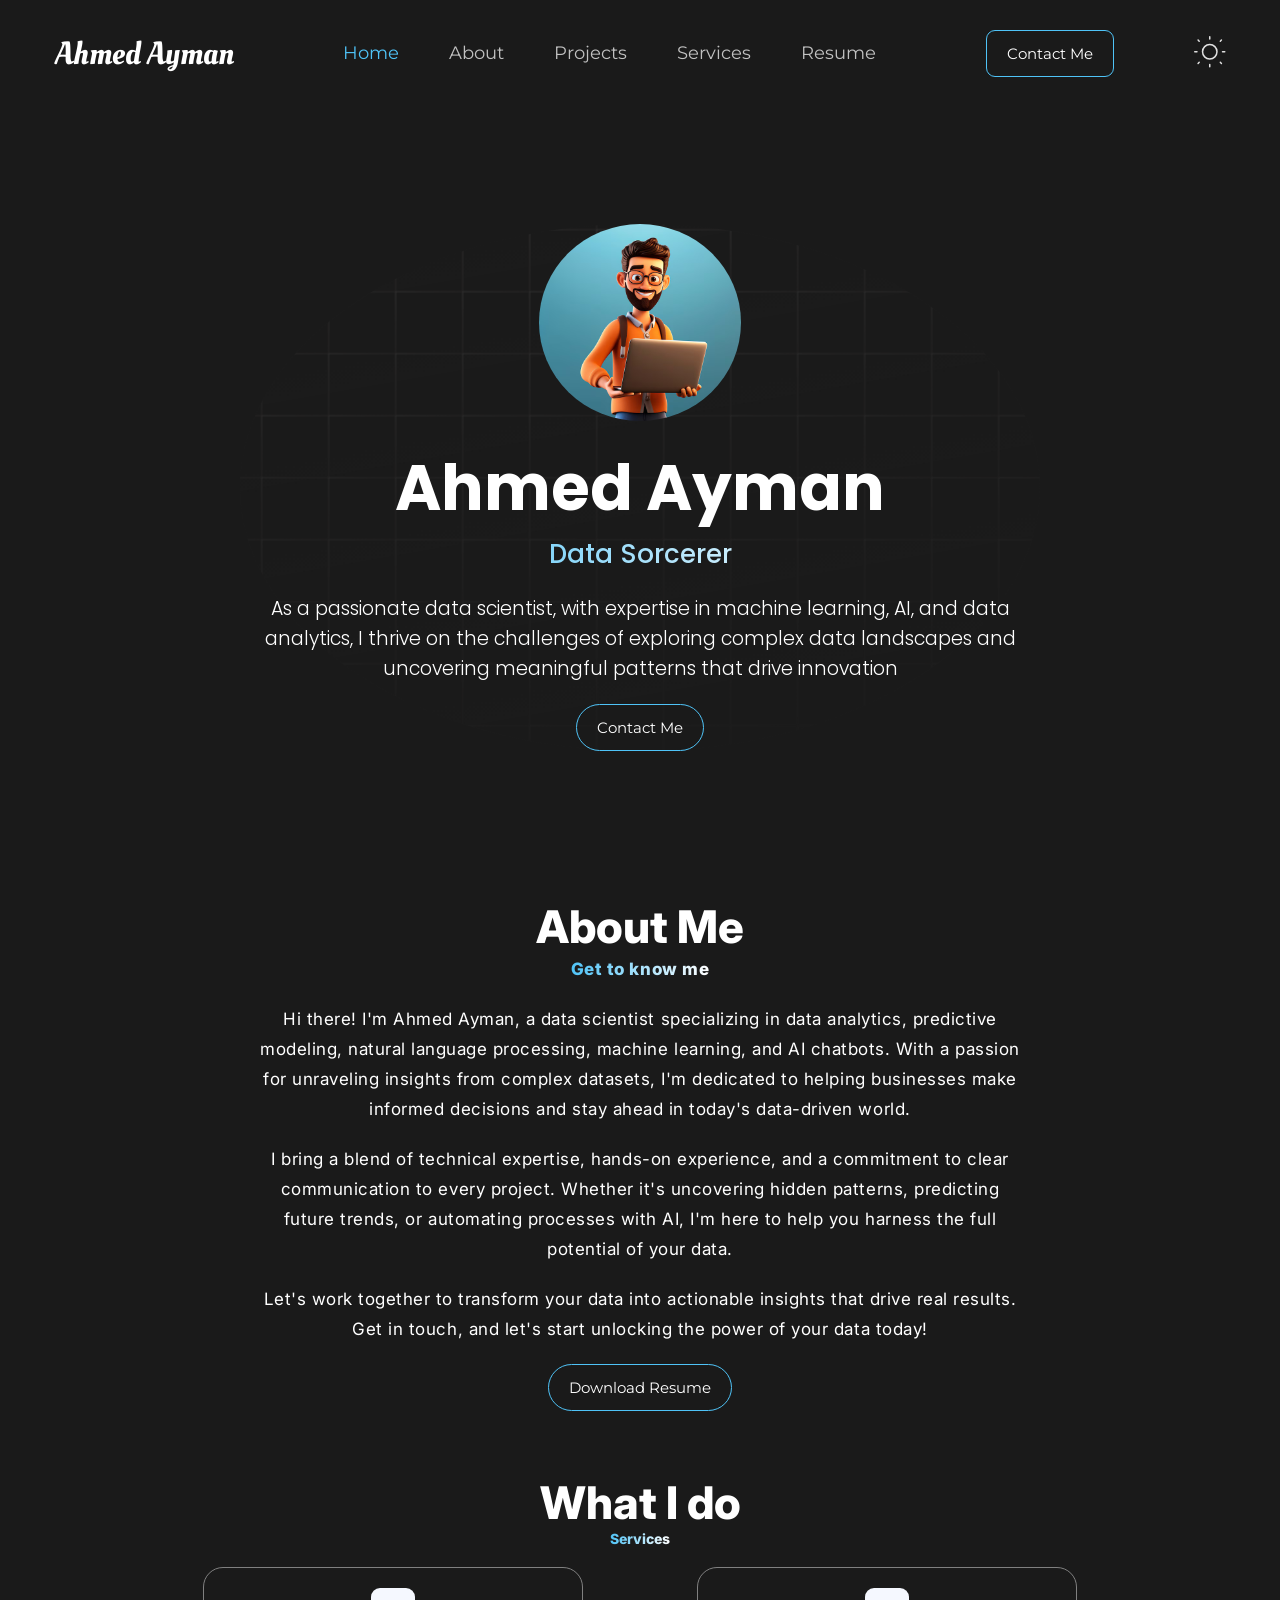
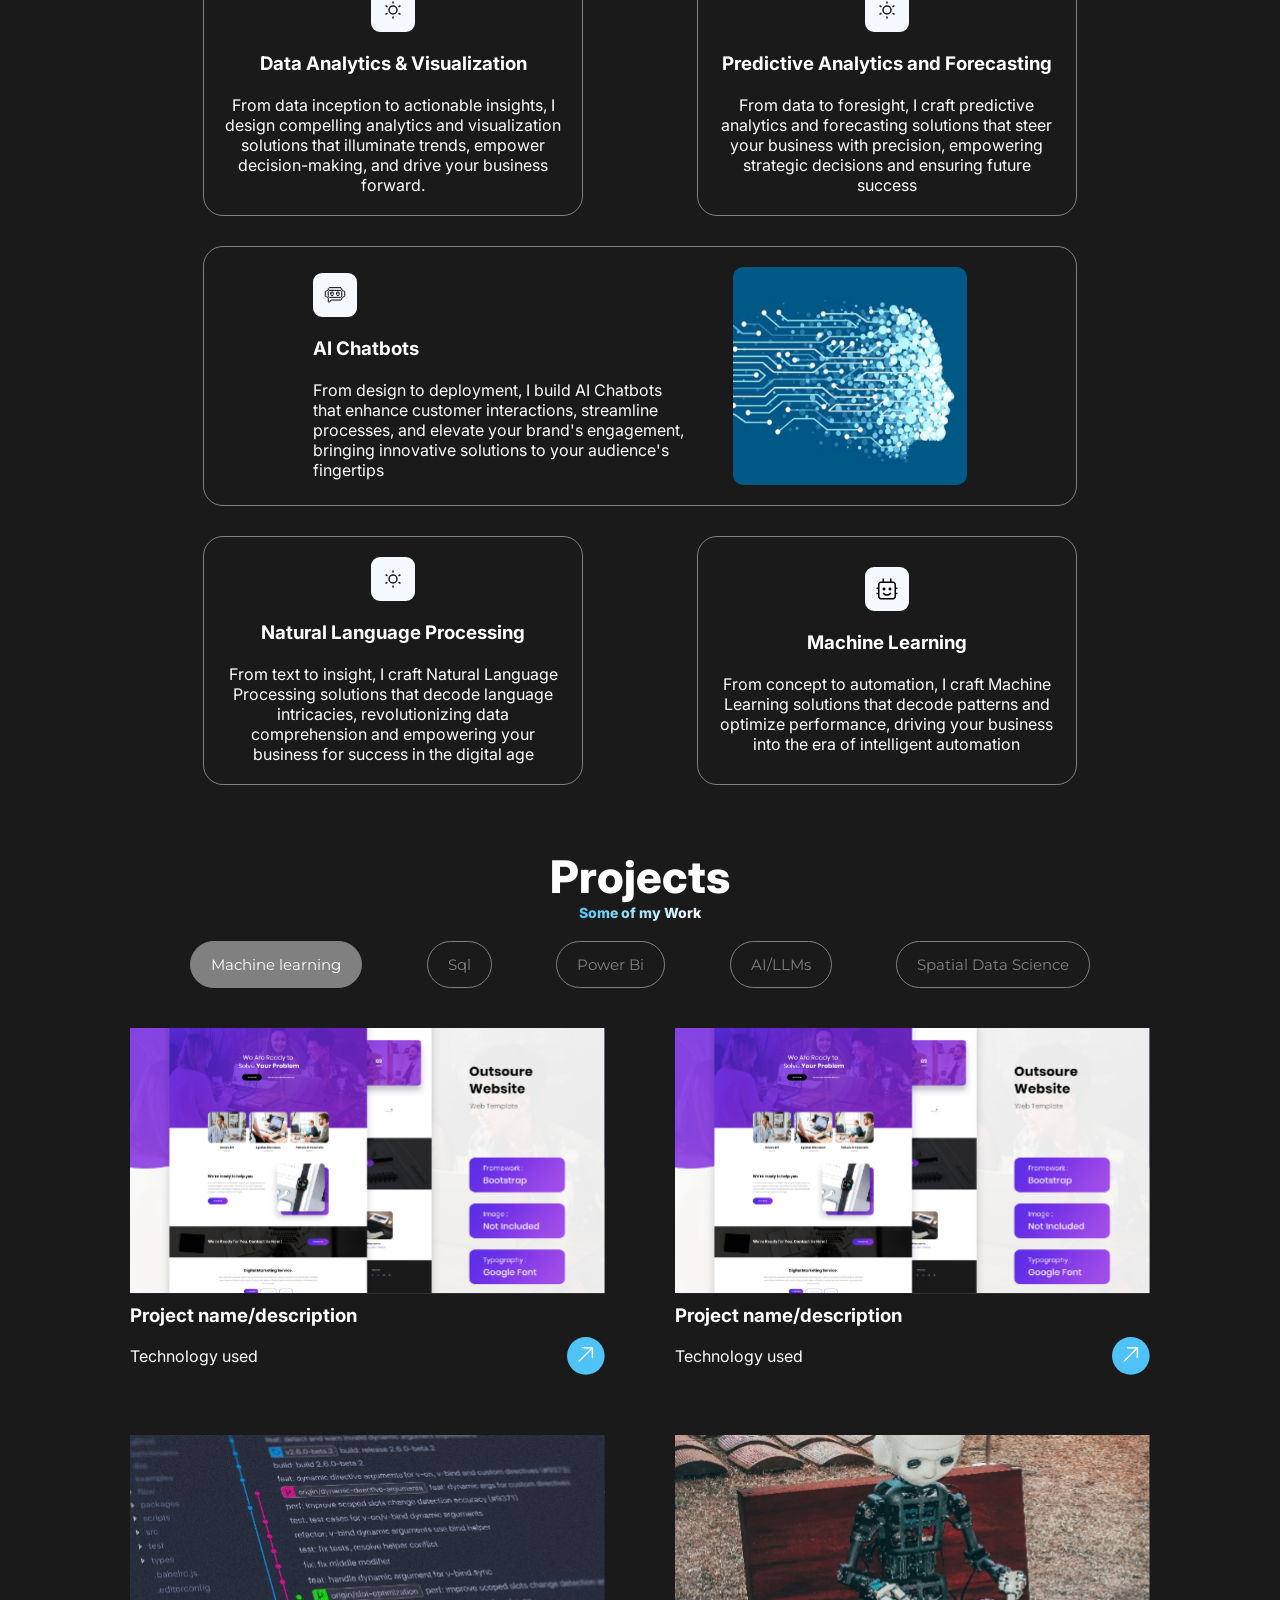
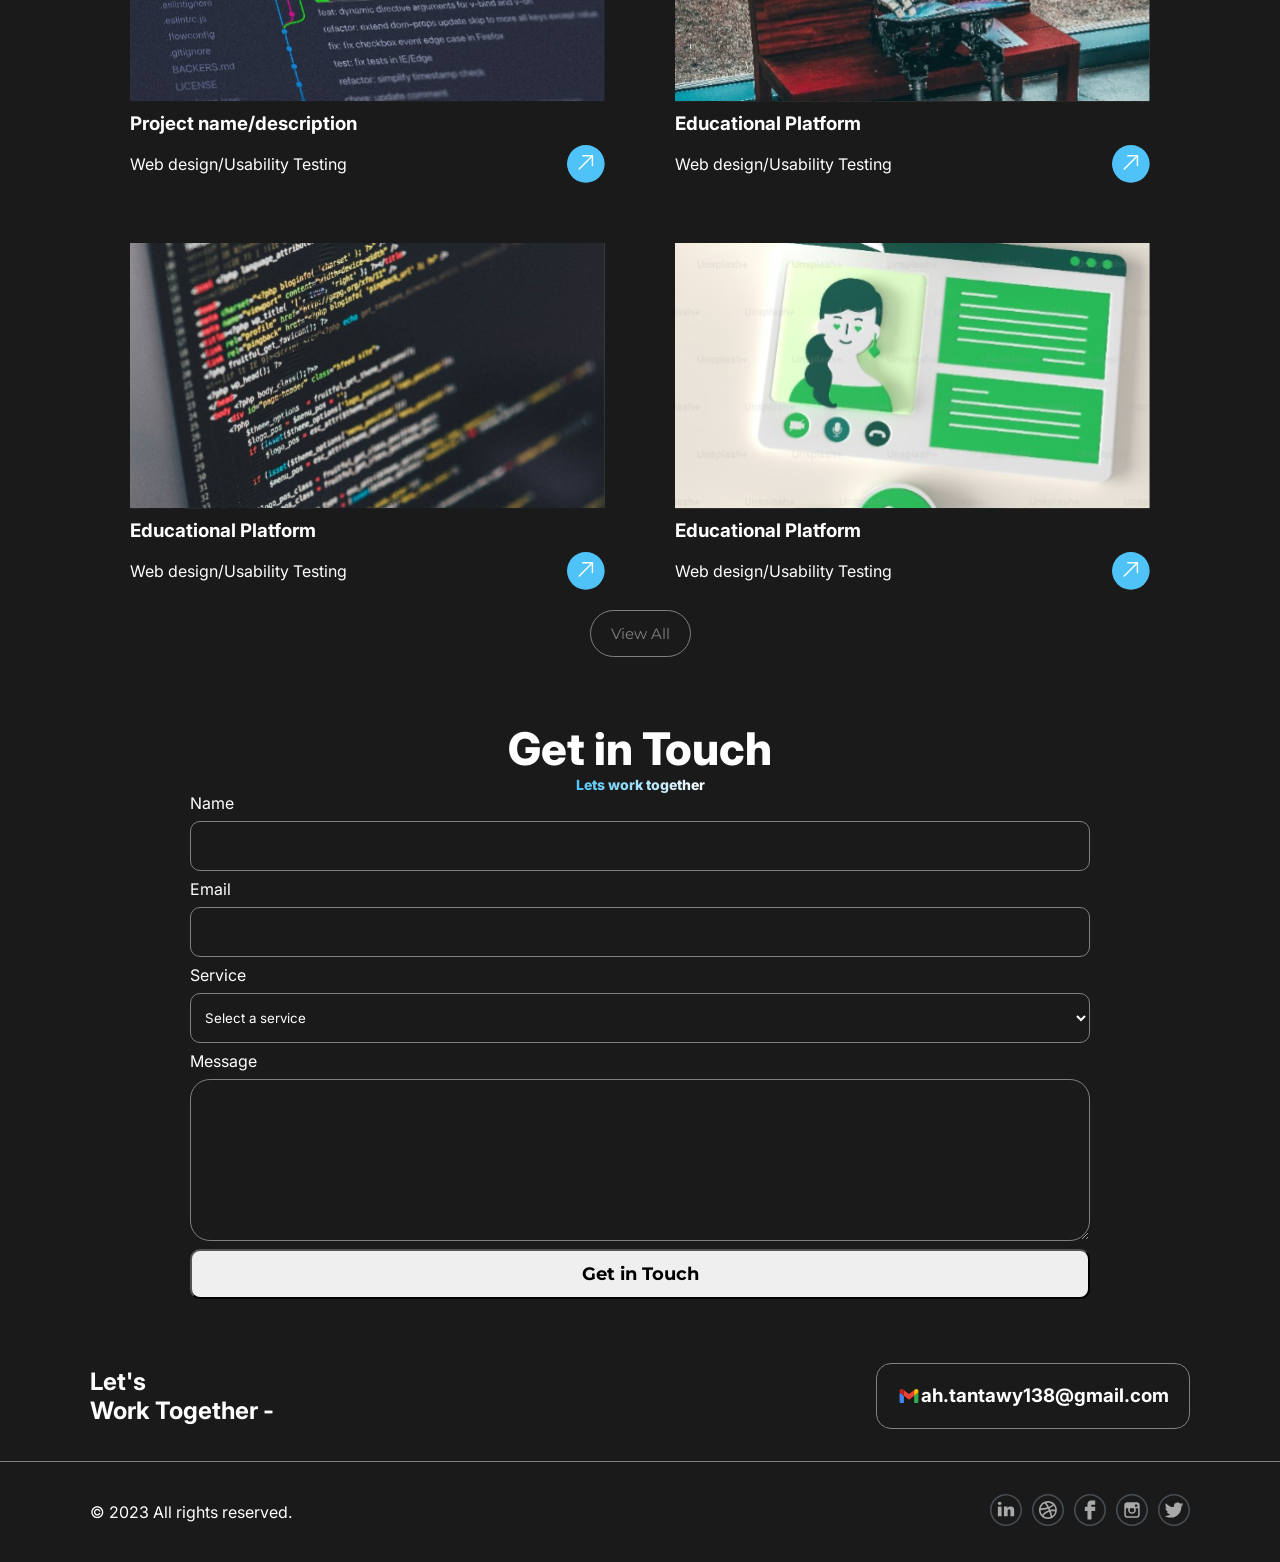
<file: 003_html&css/portofolio_final-project/index.html>
<!doctype html>
<html lang="en">
  <head>
    <meta charset="UTF-8" />
    <meta name="viewport" content="width=device-width, initial-scale=1.0" />
    <title>Ahmed Ayman</title>
    <link rel="stylesheet" href="style.css" />
   <link rel="preconnect" href="https://fonts.googleapis.com">
<link rel="preconnect" href="https://fonts.gstatic.com" crossorigin>
<link href="https://fonts.googleapis.com/css2?family=Inter:ital,opsz,wght@0,14..32,100..900;1,14..32,100..900&family=Montserrat:ital,wght@0,100..900;1,100..900&family=Oleo+Script&family=Poppins:ital,wght@0,100;0,200;0,300;0,400;0,500;0,600;0,700;0,800;0,900;1,100;1,200;1,300;1,400;1,500;1,600;1,700;1,800;1,900&display=swap" rel="stylesheet">
  </head>
  <body>
    <header>
      <h2>Ahmed Ayman</h2>
      <nav>
        <ul>
          <li><a href="#home">Home</a></li>
          <li><a href="#about">About</a></li>
          <li><a href="#projects">Projects</a></li>
          <li><a href="#services">Services</a></li>
          <li><a href="#resume">Resume</a></li>
        </ul>
      </nav>
      <div class="header-buttons">
        <button class="header-contact">Contact Me</button>

        <button class="mode">
          <img src="imgs/light_header.svg" alt="mode" />
        </button>
      </div>
      <button class="list">
        <img src="imgs/header_mobile_list.svg" alt="list" />
      </button>
    </header>
    <main id="home">
      <div class="hero">
        <img src="imgs/logo.svg" alt="logo" />
        <div class="bio">
          <h1>Ahmed Ayman</h1>
          <h2>Data Sorcerer</h2>
        </div>
        <p>
          As a passionate data scientist, with expertise in machine learning,
          AI, and data analytics, I thrive on the challenges of exploring
          complex data landscapes and uncovering meaningful patterns that drive
          innovation
        </p>
        <button>Contact Me</button>
      </div>
    </main>
    <section class="about" id="about">
        <div class="about-container">
            <div class="header-container">
        <h2>About Me</h2>
        <p>Get to know me</p>
      </div>
      <p>
        Hi there! I'm Ahmed Ayman, a data scientist specializing in data
        analytics, predictive modeling, natural language processing, machine
        learning, and AI chatbots. With a passion for unraveling insights from
        complex datasets, I'm dedicated to helping businesses make informed
        decisions and stay ahead in today's data-driven world.
        </p>
        <p>
          I bring a blend
        of technical expertise, hands-on experience, and a commitment to clear
        communication to every project. Whether it's uncovering hidden patterns,
        predicting future trends, or automating processes with AI, I'm here to
        help you harness the full potential of your data.
        </p>
        <p>
        Let's work together to     transform your data into actionable insights that drive real results.
        Get in touch, and let's start unlocking the power of your data today!
        </p>
        
      
      <button id="resume">Download Resume</button>
        </div>
      
    </section>
    <section class="services" id="services">
        <div class="container">
            <div class="header-container">
        <h2>What I do</h2>
        <p>Services</p>
      </div>
      <div class="services-container">
        <div class="service">
          <img src="imgs/services/service.svg" alt="idea-icon">
          <h3> Data Analytics & Visualization</h3>
          <p>From data inception to actionable insights, I design compelling analytics and visualization solutions that illuminate trends, empower decision-making, and drive your business forward.</p>          
        </div>
        <div class="service">
          <img src="imgs/services/service.svg" alt="idea-icon">
          <h3>Predictive Analytics and Forecasting</h3>
          <p>From data to foresight, I craft predictive analytics and forecasting solutions that steer your business with precision, empowering strategic decisions and ensuring future success</p>          
        </div>
        <div class="service">
          <img src="imgs/services/service.svg" alt="idea-icon">
          <h3>Natural Language Processing</h3>
          <p>From text to insight, I craft Natural Language Processing solutions that decode language intricacies, revolutionizing data comprehension and empowering your business for success in the digital age</p>          
        </div>
       <div class="chatbot">
        <div class="chatbot-container">
          <img src="imgs/services/chatbot.svg" alt="ai-chatbot-icon">
          <h3>AI Chatbots</h3>
          <p>From design to deployment, I build AI Chatbots that enhance customer interactions, streamline processes, and elevate your brand's engagement, bringing innovative solutions to your audience's fingertips</p>  
        </div>
        <img src="imgs/services/ai-img.svg" alt="flow-of-data">
                  
        </div>
        <div class="service">
          <img src="imgs/services/machine-learning.svg" alt="machine-learning-icon">
          <h3>Machine Learning</h3>
          <p>From concept to automation, I craft Machine Learning solutions that decode patterns and optimize performance, driving your business into the era of intelligent automation</p>          
        </div>
      </div>
      
        </div>
      
    </section>
    <section class="projects" id="projects">
      <div class="container">
            <div class="header-container">
        <h2>Projects</h2>
        <p>Some of my Work</p>
      </div>
      <div class="projects-buttons">
        <button>Machine learning</button>
        <button>Sql</button>
        <button>Power Bi</button>
        <button>AI/LLMs</button>
        <button>Spatial Data Science</button>
      </div>
      <div class="projects-container">
        <div class="project">
          <img src="imgs/projects/Image.svg" alt="project-photo">
          <h3>Project name/description</h3>
          <div>
            <p>Technology used</p>
            <img src="imgs/projects/send.svg" alt="arrow">
          </div>
        </div>
        <div class="project">
          <img src="imgs/projects/Image.svg" alt="project-photo">
          <h3>Project name/description</h3>
          <div>
            <p>Technology used</p>
            <img src="imgs/projects/send.svg" alt="arrow">
          </div>
        </div>
        <div class="project">
          <img src="imgs/projects/Image (1).svg" alt="project-photo">
          <h3>Project name/description</h3>
          <div>
            <p>Web design/Usability Testing</p>
            <img src="imgs/projects/send.svg" alt="arrow">
          </div>
        </div>
        <div class="project">
          <img src="imgs/projects/Image (2).svg" alt="project-photo">
          <h3>Educational Platform</h3>
          <div>
            <p>Web design/Usability Testing</p>
            <img src="imgs/projects/send.svg" alt="arrow">
          </div>
        </div>
       <div class="project">
          <img src="imgs/projects/Image (3).svg" alt="project-photo">
          <h3>Educational Platform</h3>
          <div>
            <p>Web design/Usability Testing</p>
            <img src="imgs/projects/send.svg" alt="arrow">
          </div>
        </div>
        <div class="project">
          <img src="imgs/projects/Image (4).svg" alt="project-photo">
          <h3>Educational Platform</h3>
          <div>
            <p>Web design/Usability Testing</p>
            <img src="imgs/projects/send.svg" alt="arrow">
          </div>
        </div>
      </div>
      </div>
      <button class="view">View All</button>
    </section>
    <section class="form">
      <form action="#">
      <div class="header-container">
        <h2>Get in Touch</h2>
        <p>Lets work together</p>
      </div>
      <div class="form-container">
        <label for="name">Name</label>
        <input type="text" id="name">
        <label for="email">Email</label>
        <input type="email" id="email">
        <label for="service">Service</label>
        <select id="service">
          <option value="" disabled selected hidden>Select a service</option>
        </select>
        <label for="message">Message</label>
        <textarea name="message" id="message" rows="10"></textarea>
        <button type="submit">Get in Touch</button>
      </div>
      
    </form>
    </section>
    <section class="work">
      <div class="work-container">
       <h2>Let's <br> Work Together - </h2>
       <div class="gmail">
        <img src="imgs/gmail.svg" alt="gmail-icon">
        <h3>ah.tantawy138@gmail.com</h3>
      </div>
    </div>
    </section>
    <footer>
      <div class="footer-container">
        <p class="copyright">© 2023 All rights reserved.
        </p>
        <div class="connect">
          <a href="#"><img src="imgs/footer/IN.svg" alt="linkedIn-logo"></a>
          <a href="#"><img src="imgs/footer/ball.svg" alt="ball"></a><a href="#"> <img src="imgs/footer/facebook.svg" alt="facebook-logo"></a><a href="#"><img src="imgs/footer/insta.svg" alt="insta-logo"></a><a href="#">          <img src="imgs/footer/X.svg" alt="X-logo">
</a>
        </div>
      </div>
    </footer>
    
    
  </body>
</html>
</file>
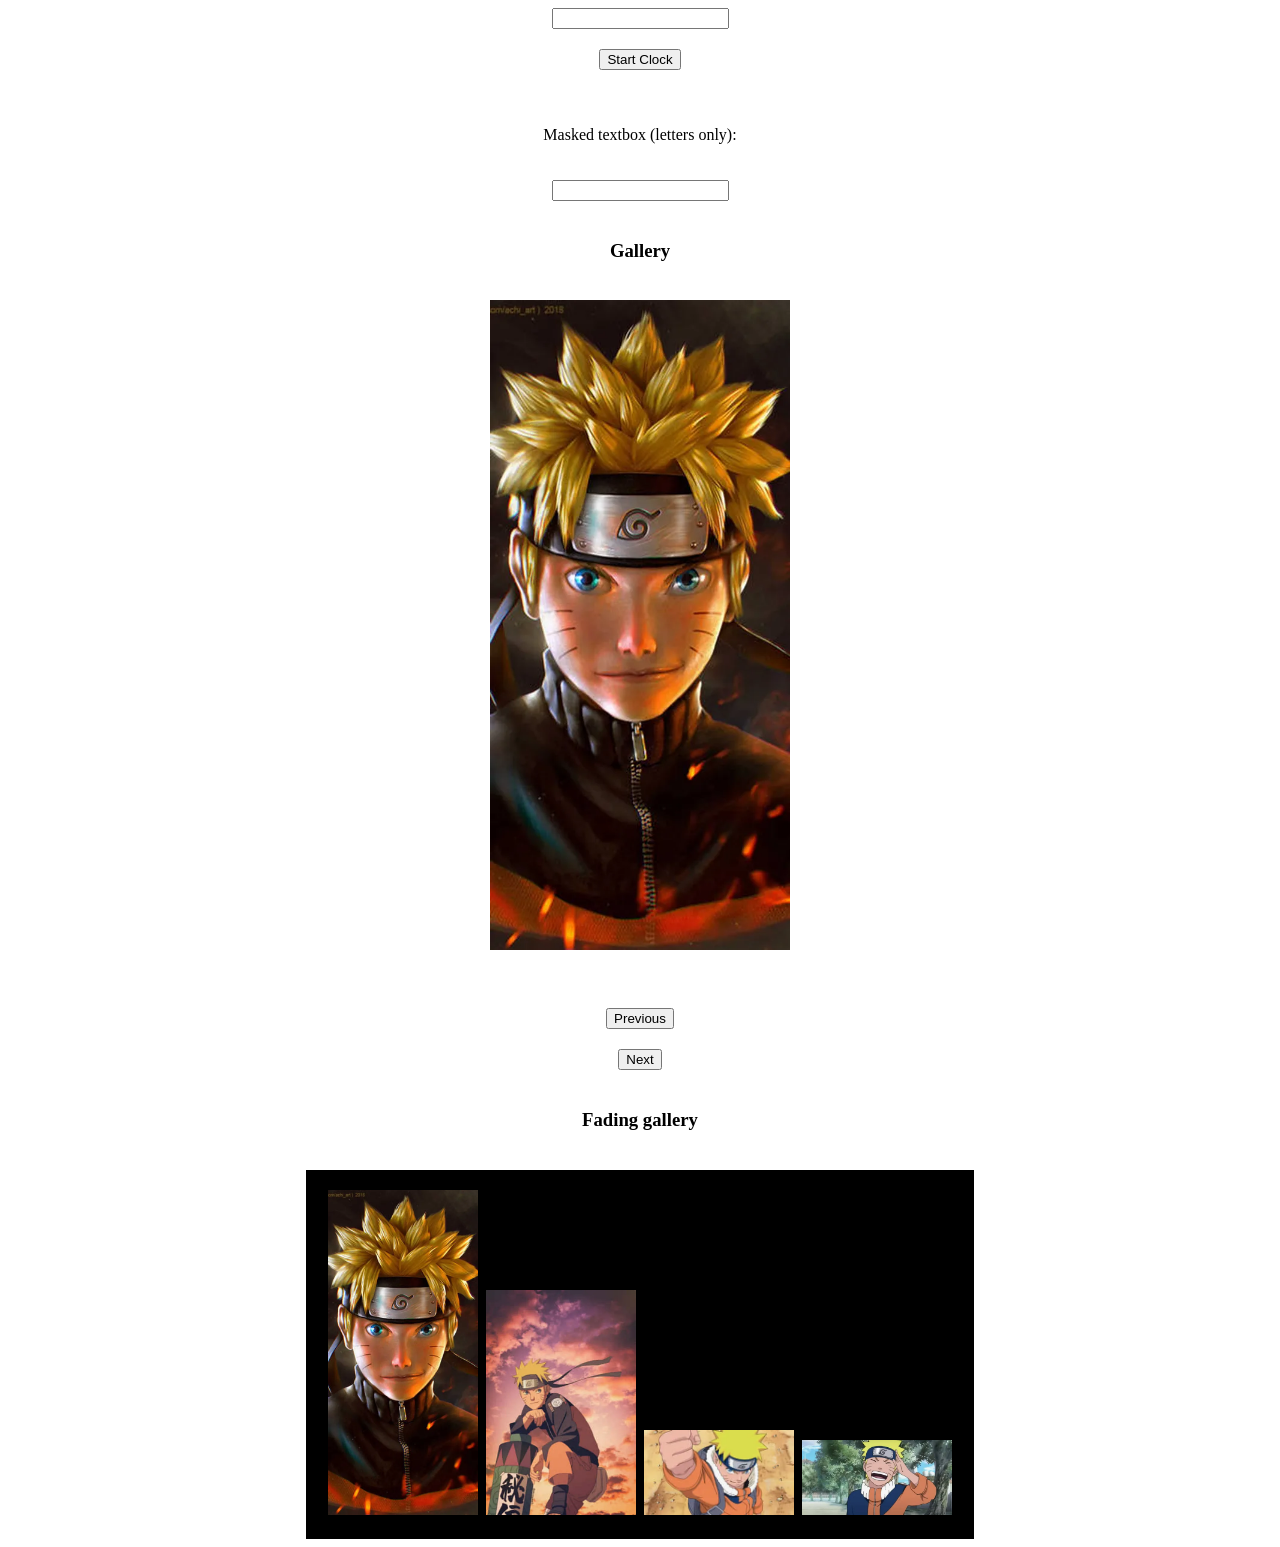
<file: 005_Javascript/LAB5/index.html>
<!DOCTYPE html>
<html lang="en">
<head>
    <meta charset="UTF-8">
    <meta name="viewport" content="width=device-width, initial-scale=1.0">
    <title>LAB 5</title>
    <link rel="stylesheet" href="./index.css">
</head>
<body>
    <input type="text" id="text" name="text">
    <button id="clock">Start Clock</button>
    <div class="currentTime"></div>

    <p>Masked textbox (letters only):</p>
    <input type="text" id="masked">

    <h3>Gallery</h3>
   <img id="main" src="./imgs/detail-3d-artwork-naruto-mobile-4k-pc0kyp2mugjzseba.webp" width="300"><br>
    <button id="prev">Previous</button>
    <button id="next">Next</button>

    <h3>Fading gallery</h3>
    <div id="gallery">
        <img src="./imgs/detail-3d-artwork-naruto-mobile-4k-pc0kyp2mugjzseba.webp" width="150">
        <img src="./imgs/naruto-aesthetic-phone-zmg0bkjrewoyhmbw.webp" width="150">
        <img src="./imgs/naruto-pictures-cx7y4oe4gq24oi03.webp" width="150">
        <img src="./imgs/naruto-uzumaki-is-saluting-someone.jpg_q=50&fit=contain&w=1200&h=600&dpr=1.webp" width="150">
    </div>

    <script src="./index.js"></script>
</body>
</html>
</file>
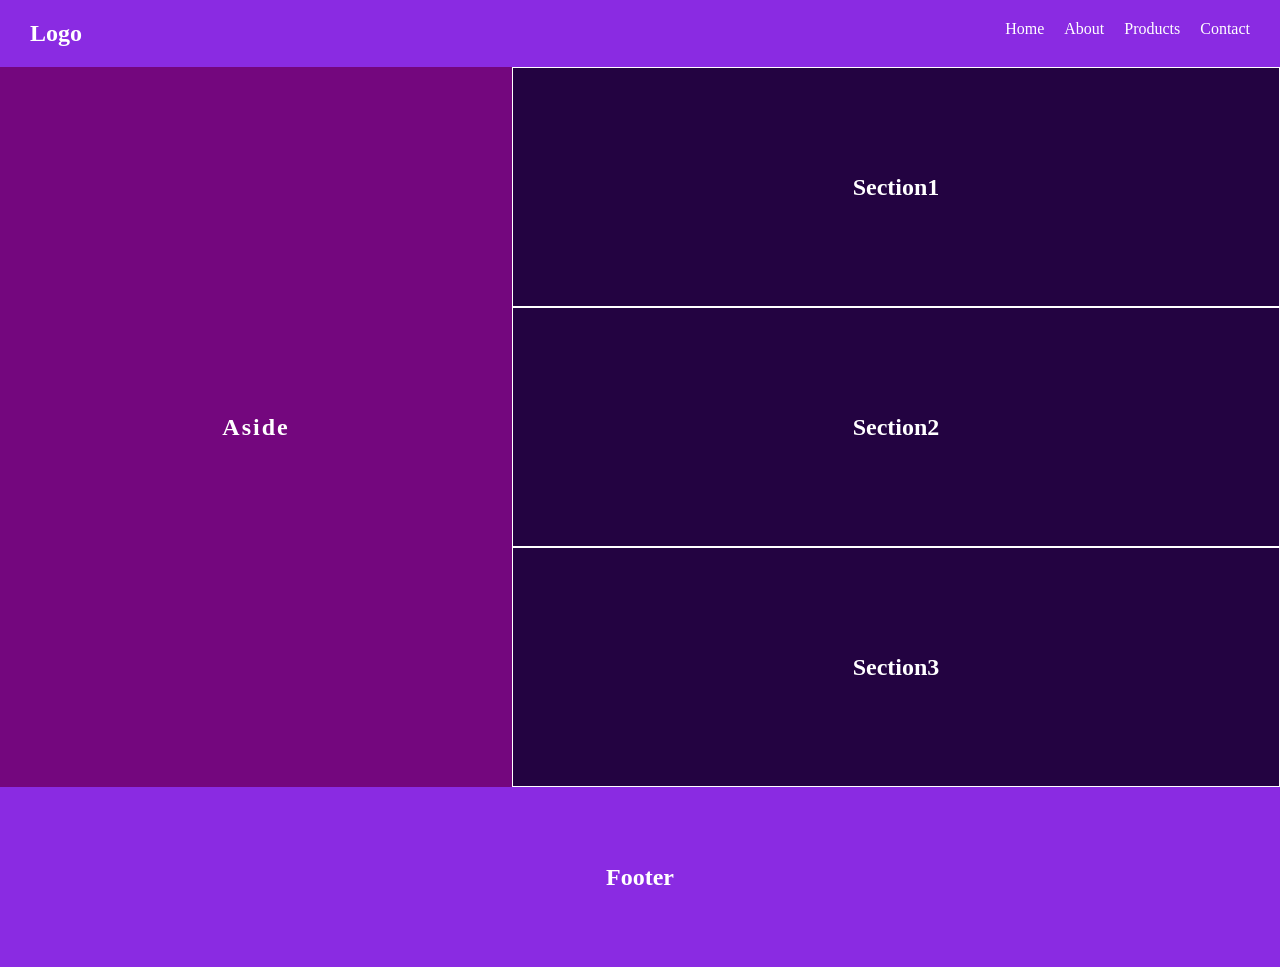
<file: 003_html&css/LAB3/task1/index.html>
<!DOCTYPE html>
<html lang="en">
<head>
    <meta charset="UTF-8">
    <meta name="viewport" content="width=device-width, initial-scale=1.0">
    <title>task1</title>
    <style>
        *{
            margin: 0;
            padding: 0;
            box-sizing: border-box;
        }
        header,ul{
            display: flex;
            color: white;
            
        }
        header  {
            justify-content: space-between;
            background-color: blueviolet;
            padding: 20px 30px;
        }
        ul{
            gap: 20px;
            list-style-type: none;
            
        }
        a{
            text-decoration: none;
            color: white;
        }
        
    
        main{
            display: flex;
            height: 80vh;
            width: 100%;
        }
        aside,.sections{
            display: flex;
            justify-content: center;
            align-items: center;
            
        }
        aside{
            width: 40%;
            background-color: rgb(116, 7, 126);
            color: white;
            font-weight: bold;
            font-size: 24px;
            letter-spacing: 2px;
            
        }
        .sections{
            width: 60%;
            display: flex;
            flex-direction:column;
        }
        section{
            height: calc(100%/3);
            display: flex;
            justify-content: center;
            align-items: center;
            font-size: 24px;
            color: white;
            font-weight: bold;
            background-color: rgb(35, 3, 65);
            width: 100%;
            border: 1px solid white;
        }
        footer{
            background-color: blueviolet;
            display: flex;
            justify-content: center;
            align-items: center;
            color: white;
            font-size: 24px;
            font-weight: bold;
            height: 180px;
        }
        
    </style>
</head>
<body>
    <header>
        <h2>Logo</h2>
        <ul>
        <li><a href="#">Home</a></li>
        <li><a href="#">About</a></li>
        <li><a href="#">Products</a></li>
        <li><a href="#">Contact</a></li>
        </ul>
    </header>
    <main>
        
            <aside>Aside</aside>
            <div class="sections">
            <section>Section1</section>
            <section>Section2</section>
            <section>Section3</section>
            </div>
            
        
    </main>
    <footer>Footer</footer>
</body>
</html>
</file>
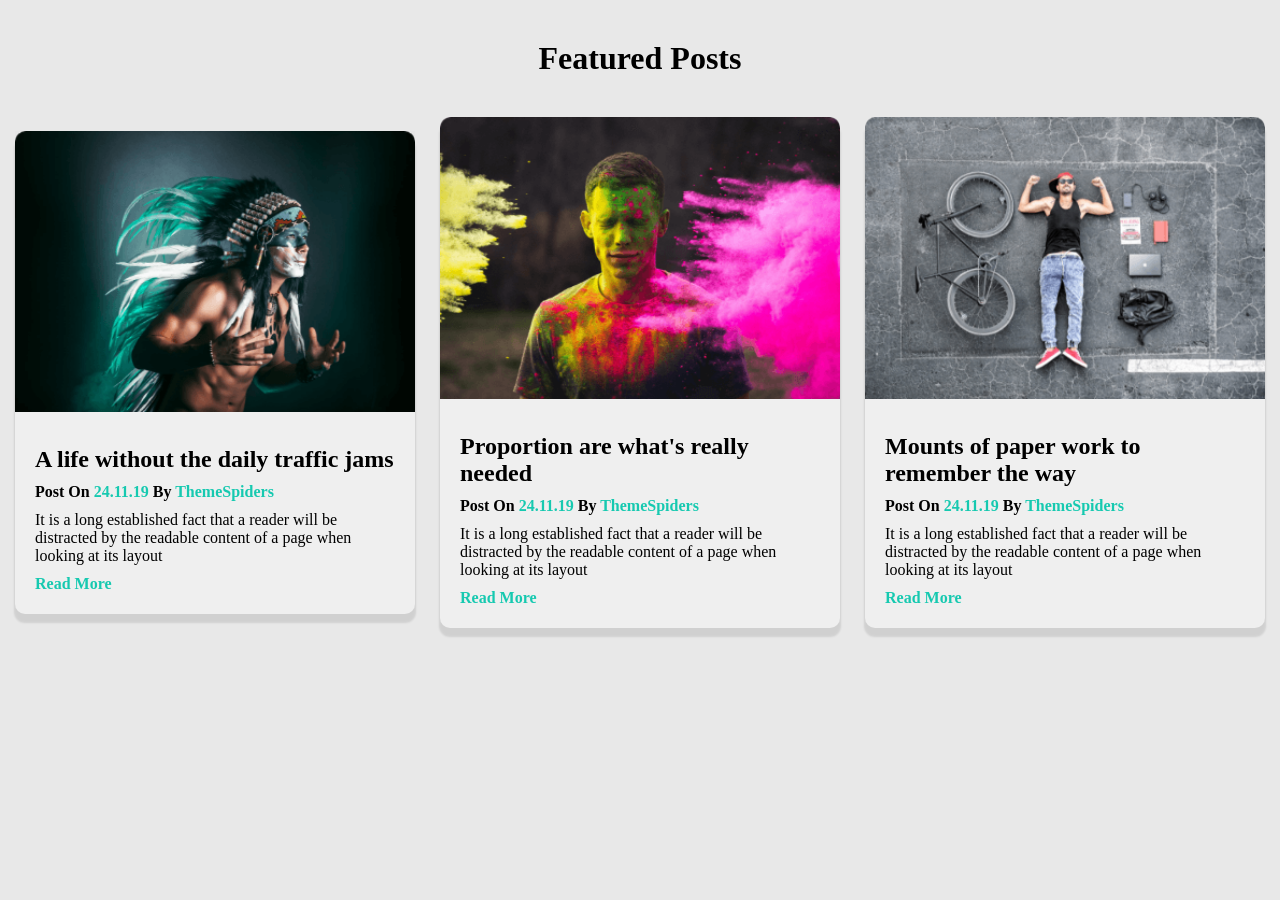
<file: 003_html&css/LAB3/task2/index.html>
<!DOCTYPE html>
<html lang="en">
<head>
    <meta charset="UTF-8">
    <meta name="viewport" content="width=device-width, initial-scale=1.0">
    <title>Task2</title>
    <style>
        *{
            padding: 0;
            margin: 0;
            box-sizing: border-box;
        }
        body{
            background-color: #E8E8E8;
        }
        h1 {
            text-align: center;
            padding: 40px;
            
        }
        img{
            width: 100%;
        }
        main{
            display: flex;
            justify-content: space-evenly;
            gap: 10px;
            align-items: center;
            /* height: 80vh; */
            
        }
        section{
            background-color: #EFEFEF;
            width: 400px;
            box-shadow: 0px 8px 2px 1px rgba(0,0,0, .1);
            border-bottom: 1px solid transparent;
            border-radius: 10px;
        }
        h2,p,a,img{
            margin-bottom: 10px;
        }
        .topic{
            padding:20px;
        }
        span{
            color: #16C9B0;
        }
        a {
            text-decoration: none;
            color: #16C9B0;
            font-weight: bold;
        }
    </style>
</head>
<body>
    <h1>Featured Posts</h1>
    <main>
        <section>
            <img src="images/img1.png" alt="">
            <div class="topic">
            <h2>A life without the daily traffic jams</h2>
            <p><strong>Post On <span>24.11.19</span> By <span>ThemeSpiders</span></strong></p>
            <p>It is a long established fact that a reader will be distracted by the readable content of a page when looking at its layout</p>
            <a href="#">Read More</a>
            </div>
            
        </section>
        <section>
            <img src="images/img2.png" alt="">
            <div class="topic">
            <h2>Proportion are what's really needed</h2>
            <p><strong>Post On <span>24.11.19</span> By <span>ThemeSpiders</span></strong></p>
            <p>It is a long established fact that a reader will be distracted by the readable content of a page when looking at its layout</p>
            <a href="#">Read More</a>
            </div>
            
        </section>
        <section>
            <img src="images/img3.png" alt="">
            <div class="topic">
              <h2>Mounts of paper work to remember the way</h2>
            <p><strong>Post On <span>24.11.19</span> By <span>ThemeSpiders</span></strong></p>
            <p>It is a long established fact that a reader will be distracted by the readable content of a page when looking at its layout</p>
            <a href="#">Read More</a>  
            </div>
            
        </section>
        
    </main>
    
</body>
</html>
</file>
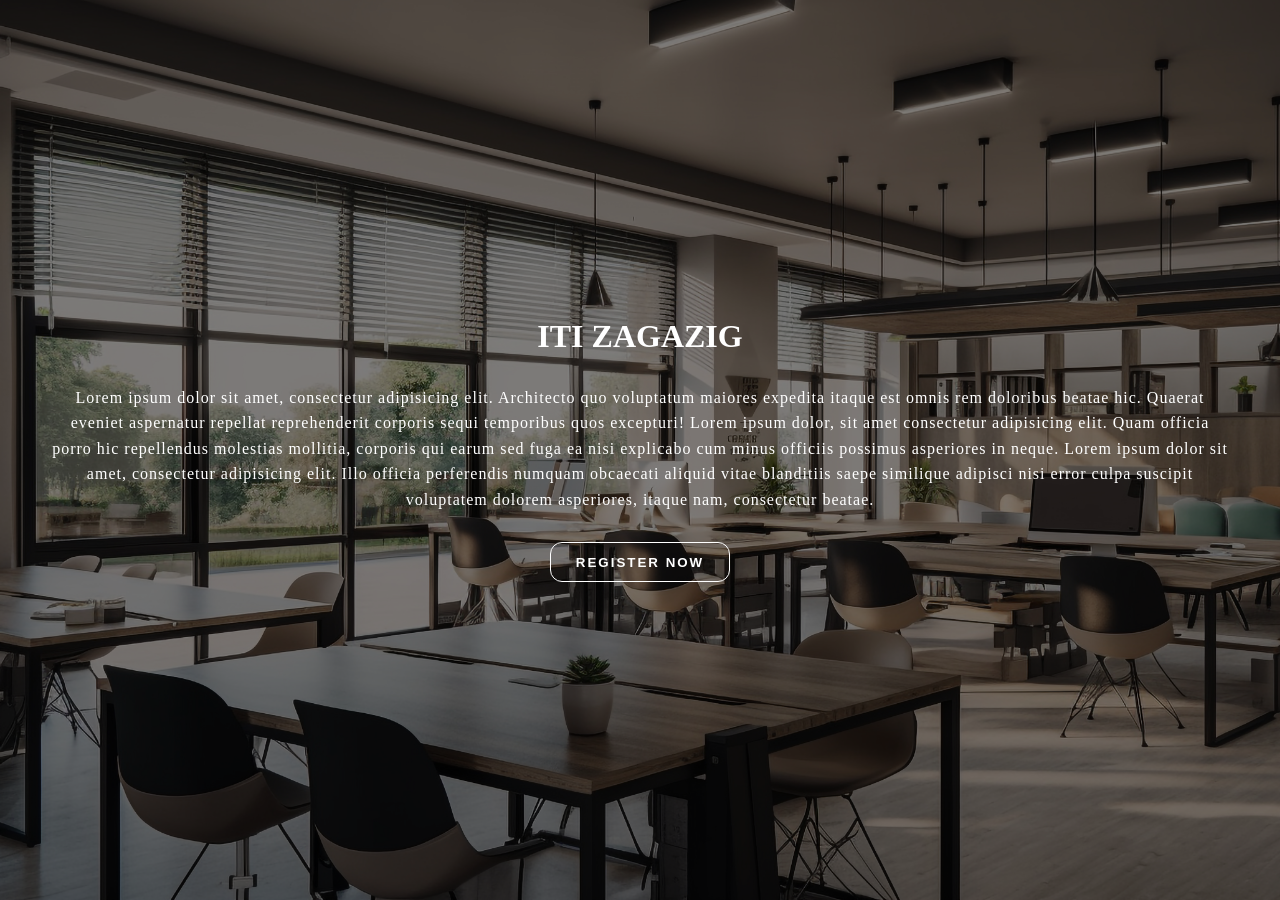
<file: 003_html&css/LAB3/task3/index.html>
<!DOCTYPE html>
<html lang="en">
<head>
    <meta charset="UTF-8">
    <meta name="viewport" content="width=device-width, initial-scale=1.0">
    <title>task3</title>
    <style>
        *{
            padding: 0;
            margin: 0;
            box-sizing: border-box;
        }
        body{
            display: flex;
            flex-direction: column;
            justify-content: center;
            align-items: center;
            height: 100vh;
            padding: 0px 50px;
            background-image: url(images/modern-office-with-no-people-luxury-chair-generated-by-ai.jpg);
            background-size: cover;
        }
        p{
            text-align: center;
        }
        p,h1 {
            margin-bottom: 30px;
            color: white;
            z-index: 2;
        }
        p{
            line-height: 1.6;
            letter-spacing: 1px;
        }
        .overlay{
            position: absolute;
            width: 100%;
            height: 100%;
            background-color: black;
            opacity: 0.5;
            z-index: 1;
        }
        button{
            z-index: 2;
            width: 180px;
            height:40px;
            border-radius: 12px;
            border: 1px solid white;
            color: white;
            background-color: transparent;
            text-transform: uppercase;
            letter-spacing: 2px;
            font-weight: bold;
            
        }
        
        button:hover{
            background-color: white;
            color: black;
            cursor: pointer;
        }
    </style>
</head>
<body>
    <div class="overlay">
    </div>
    <h1>ITI ZAGAZIG</h1>
    <p>Lorem ipsum dolor sit amet, consectetur adipisicing elit. Architecto quo voluptatum maiores expedita itaque est omnis rem doloribus beatae hic. Quaerat eveniet aspernatur repellat reprehenderit corporis sequi temporibus quos excepturi! Lorem ipsum dolor, sit amet consectetur adipisicing elit. Quam officia porro hic repellendus molestias mollitia, corporis qui earum sed fuga ea nisi explicabo cum minus officiis possimus asperiores in neque. Lorem ipsum dolor sit amet, consectetur adipisicing elit. Illo officia perferendis numquam obcaecati aliquid vitae blanditiis saepe similique adipisci nisi error culpa suscipit voluptatem dolorem asperiores, itaque nam, consectetur beatae.</p>
    <button>register now</button>
</body>
</html>
</file>
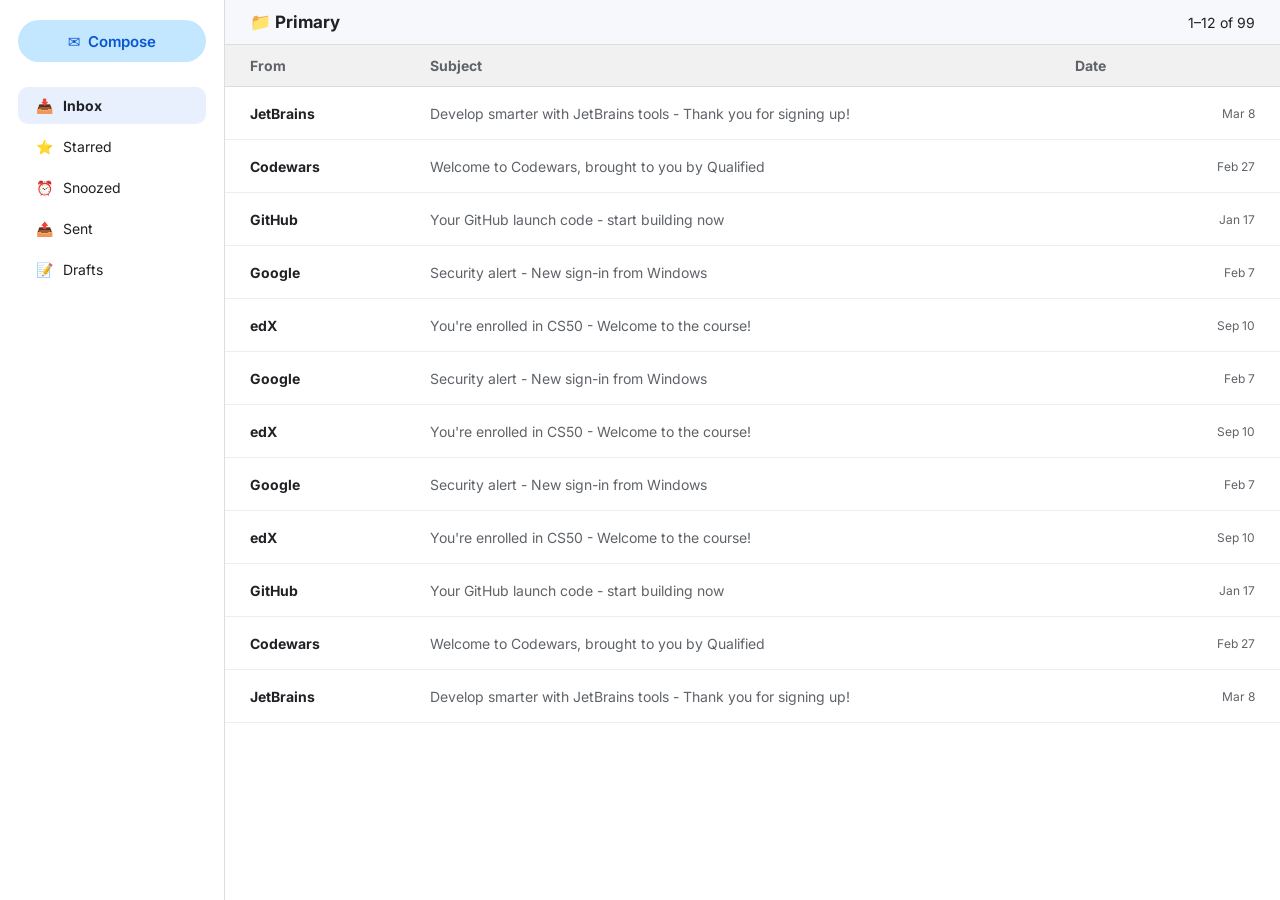
<file: 003_html&css/LAB5/email-task/index.html>
<!doctype html>
<html lang="en">
  <head>
    <meta charset="UTF-8" />
    <meta name="viewport" content="width=device-width, initial-scale=1.0" />
    <title>Email</title>
    <link rel="stylesheet" href="style.css" />
    <link rel="preconnect" href="https://fonts.googleapis.com">
    <link rel="preconnect" href="https://fonts.gstatic.com" crossorigin>
    <link href="https://fonts.googleapis.com/css2?family=Inter:wght@400;500;600;700&display=swap" rel="stylesheet">
  </head>
  <body>
    <div class="app">
      <aside class="sidebar">
        <button class="compose">
          <span>✉️</span>
          <span class="label">Compose</span>
        </button>
        <nav class="menu">
          <ul>
            <li class="active"><span>📥</span><span class="label">Inbox</span></li>
            <li><span>⭐</span><span class="label">Starred</span></li>
            <li><span>⏰</span><span class="label">Snoozed</span></li>
            <li><span>📤</span><span class="label">Sent</span></li>
            <li><span>📝</span><span class="label">Drafts</span></li>
          </ul>
        </nav>
      </aside>
      <main class="inbox">
        <div class="inbox-header">
          <h2>📁 Primary</h2>
          <p>1–12 of 99</p>
        </div>
        <div class="columns">
          <p>From</p>
          <p>Subject</p>
          <p>Date</p>
        </div>
        <div class="mail">
          <h3>JetBrains</h3>
          <p class="subject">Develop smarter with JetBrains tools - Thank you for signing up!</p>
          <p class="date">Mar 8</p>
        </div>
        <div class="mail">
          <h3>Codewars</h3>
          <p class="subject">Welcome to Codewars, brought to you by Qualified</p>
          <p class="date">Feb 27</p>
        </div>
        <div class="mail">
          <h3>GitHub</h3>
          <p class="subject">Your GitHub launch code - start building now</p>
          <p class="date">Jan 17</p>
        </div>
        <div class="mail">
          <h3>Google</h3>
          <p class="subject">Security alert - New sign-in from Windows</p>
          <p class="date">Feb 7</p>
        </div>
        <div class="mail">
          <h3>edX</h3>
          <p class="subject">You're enrolled in CS50 - Welcome to the course!</p>
          <p class="date">Sep 10</p>
        </div>
        <div class="mail">
          <h3>Google</h3>
          <p class="subject">Security alert - New sign-in from Windows</p>
          <p class="date">Feb 7</p>
        </div>
        <div class="mail">
          <h3>edX</h3>
          <p class="subject">You're enrolled in CS50 - Welcome to the course!</p>
          <p class="date">Sep 10</p>
        </div>
        <div class="mail">
          <h3>Google</h3>
          <p class="subject">Security alert - New sign-in from Windows</p>
          <p class="date">Feb 7</p>
        </div>
        <div class="mail">
          <h3>edX</h3>
          <p class="subject">You're enrolled in CS50 - Welcome to the course!</p>
          <p class="date">Sep 10</p>
        </div>
        <div class="mail">
          <h3>GitHub</h3>
          <p class="subject">Your GitHub launch code - start building now</p>
          <p class="date">Jan 17</p>
        </div>
        <div class="mail">
          <h3>Codewars</h3>
          <p class="subject">Welcome to Codewars, brought to you by Qualified</p>
          <p class="date">Feb 27</p>
        </div>
        <div class="mail">
          <h3>JetBrains</h3>
          <p class="subject">Develop smarter with JetBrains tools - Thank you for signing up!</p>
          <p class="date">Mar 8</p>
        </div>
      </main>
    </div>
  </body>
</html>
</file>
<file: 003_html&css/LAB4/index.css>
* {
  padding: 0;
  margin: 0;
  box-sizing: border-box;
}
a {
  text-decoration: none;
  color: white;
}
body {
  display: grid;
  grid-template-columns: 300px 1fr;
}

aside {
  background: linear-gradient(to bottom, #9f69b8, #4d8bcc);
  height: 100vh;
  grid-column: 1/2;
  padding: 26px 40px;
}

main {
  background-color: #dee6ec;
  height: calc(100vh - 145px);
  display: grid;
  grid-template-columns: 3fr auto;
  grid-template-rows: 1fr 1fr;
  grid-column-gap: 30px;
  padding: 12px;
}
header {
  background-color: white;
  grid-column: 2/3;
  height: 145px;
}

.logo {
  display: flex;
  align-items: center;
  gap: 20px;
  font-weight: bold;
  font-size: 24px;
}
ul {
  list-style: none;
  margin-top: 40px;
}
li:not(:last-child) {
  margin-bottom: 10px;
}
header {
  display: flex;
  align-items: center;
  /* flex-wrap: wrap; */
  padding: 20px;
  flex-direction: column;
  gap: 10px;
}
.notifi,
.search {
  display: flex;
  align-items: center;
  justify-content: center;
}
.notifi {
  gap: 20px;
}
.search {
  gap: 10px;
  flex-grow: 1;
  max-width: 720px;
}
input {
  max-width: 720px;
  border-radius: 16px;
  height: 25px;
  border: none;
  background-color: #dee6ec;
  padding: 0px 8px;
  flex-grow: 1;
}
.header-line1,
.header-line2 {
  display: flex;
  justify-content: space-between;
  width: 100%;
  gap: 30px;
}
.usr-data {
  display: flex;
  gap: 20px;
  flex-shrink: 2;
}
.buttons {
  display: flex;
  justify-content: center;
  align-items: center;
  gap: 20px;
  /* flex-grow: 1; */
}
.buttons button {
  width: 135px;
  height: 35;
  background-color: #318ec2;
  color: white;
  padding: 8px 0;
  text-align: center;
  border: none;
  border-radius: 16px;
  font-size: 16px;
  font-weight: bold;
  margin-top: 5px;
}
/* .buttons button:not(:last-child){
        margin-right: 32px; */

h2 {
  font-size: 18px;
}
p {
  font-size: 12px;
}

article {
  display: flex;
  flex-direction: column;
  align-items: flex-start;
  width: 370px;
  background-color: white;
  border-radius: 16px;
  padding: 15px 35px;

  gap: 15px;
  /* margin-left: 50px; */
}
.sidebar article {
  padding: 12px;
  gap: 5px;
}
.sidebar article {
  width: 260px;
}
.sidebar h3 {
  font-size: 14px;
}
.sidebar h2 {
  margin-bottom: 12px;
}
.projects {
  padding: 12px 12px;
}
.projects h2 {
  margin-bottom: 24px;
}
.projects article {
  border-left: 15px solid #b5a8f0;
}
.projects article p {
  line-height: 1.6;
  font-size: 20px;
}
.icons {
  align-self: flex-end;
}
.icons img:not(:last-child) {
  margin-right: 15px;
}
section h2 {
  font-size: 24px;
}
.sidebar-trending-usrs {
  display: flex;
  gap: 12px;
  align-items: center;
}

.cards {
  display: grid;
  grid-template-columns: repeat(auto-fill, minmax(min(100%, 500px), 1fr));

  row-gap: 50px;
  gap: 16px;
}
.cards article {
  /* width: 500px; */
  width: auto;
}
.sidebar div {
  padding: 5px;
}
.announcement p,
.announcement h3 {
  font-size: 14px;
}
hr {
  width: 100%;
}
.announcement article {
  padding: 12px 24px;
}
</file>
<file: 003_html&css/portofolio_final-project/style.css>
* {
  padding: 0;
  margin: 0;
  box-sizing: border-box;
}
body {
  font-family: 'Inter', system-ui;
  background-color: #1a1a1a;
  color: white;
}
button {
  font-family: 'Montserrat', system-ui, sans-serif;
}



header {
    font-family: "Oleo Script";
  display: flex;
  justify-content: space-between;
  align-items: center;
  width: min(100%, 1271px);
  margin: 0 auto;
  padding: 30px 50px;
}
header h2 {
  font-family: 'Oleo Script', cursive;
  font-size: 32px;
  font-weight: 400;
}

header a {
  font-family: 'Montserrat', system-ui, sans-serif;
  text-decoration: none;
  color: #c1c1c1;
  font-size: 18px;
}

header ul {
  display: flex;
  gap: 50px;
  list-style-type: none;
}
header ul li:first-child a {
    color:#4FC3F7
}



.mode {
  background: none;
  border: none;
}
.header-buttons {
  display: flex;
  align-items: center;
  /* justify-content: center; */
  gap: 80px;
}
.header-contact,
.hero button {
    transition: background-color 0.3s, color 0.3s;
    cursor: pointer;
}

.header-contact:hover,
.hero button:hover {
    background-color: #4FC3F7;
    color: white;
}
.header-contact{
    
    background: none;
    color: white;
    border: 1px solid #4FC3F7;
    padding: 13px 20px;
    font-size: 15px;
    border-radius: 9px;

}
.list {
    display: none;
    background-color: transparent;
    border: none;
    
}
.list img {
    background-color: transparent;
}


main {
    display: grid;
    place-items: center;
    min-height: calc(100vh - 140px);
    padding: 2rem 1rem;
   
}
.hero {
    
    display: flex;
    flex-direction: column;
    align-items: center;
    justify-content: center;
    text-align: center;
    gap: 20px;
    background-image: url(./imgs/Rectangle\ 3.svg);
    background-position: center;
    border-radius: 50%;
    padding: 0px 20px;
    width: min(100%, 800px);
}

.bio h1 {
    font-family: "Poppins";
    font-size: 63px;
    font-weight: 700;
}
.bio h2 {
   
    font-family: 'Poppins';
    font-size: 26px;
    font-weight: 500;
    background: linear-gradient(to right, #4FC3F7, #FFFFFF);
    background-clip: text;
    color: transparent;
}
.hero p {
    font-family: 'Poppins';
    font-size: 19px;
    font-weight: 300;
    line-height: 30px;
}

.hero button {
    font-size: 15px;
    background-color: transparent;
    color: #FFFFFF;
    border: 1px solid #4FC3F7;
    padding: 13px 20px;
    border-radius: 75px;
}

.about {
    display: grid;
    place-items: center;
    padding: 2rem 1rem;
}

.about-container {
    display: flex;
    flex-direction: column;
    align-items: center;
    justify-content: center;
    text-align: center;
    gap: 20px;
    padding: 0px 20px;
    width: min(100%, 800px);
   
}
.header-container h2 {
    font-size: 45px;
    font-weight: 800;

}
.header-container p {
        font-size: 14px;
    font-weight: 800;
    background: linear-gradient(to right, #4FC3F7, #FFFFFF);
    background-clip: text;
    color: transparent;
    
}
.about-container p {
        font-size: 17px;
    line-height: 30px;
    letter-spacing: 0.03em;
}

.about-container button {
    font-size: 15px;
    background-color: transparent;
    color: #FFFFFF;
    border: 1px solid #4FC3F7;
    padding: 13px 20px;
    border-radius: 75px;
}
.services, .projects {
     display: grid;
    place-items: center;
    padding: 2rem 1rem;
}
.services-container{
    display: grid;
    grid-template-columns: repeat(3, 1fr);
    grid-column-gap: 20px;
    grid-row-gap: 30px;
    width: 100%;
}
.service  {
    display: flex;
    flex-direction: column;
    align-items: flex-start;
    justify-content: center;
    gap: 20px;
    border: 1px solid gray;
    padding: 20px;
    border-radius: 20px;
}
.chatbot {
    display: flex;
    align-items: center;
    justify-content: center;
    gap: 40px;
    grid-column: 1 / 3;
    width: 100%;
    justify-self: center;
    border: 1px solid gray;
    padding: 20px;
    border-radius: 20px;
}
.chatbot-container {
    display: flex;
    flex-direction: column;
    align-items: flex-start;
    gap: 20px;
    max-width: 380px;
}

.chatbot img,
.service img,
.project img {
    max-width: 100%;
}

.container {
    display: flex;
    flex-direction: column;
    align-items: center;
    justify-content: center;
    gap: 20px;
    padding: 0px 20px;
    width: min(100%, 1100px);
}
.header-container p {text-align: center;}
.projects-buttons{
    display: flex;
    flex-wrap: wrap;
    gap: 10px;
    justify-content: space-between;
    width: min(100%, 900px);
}
.projects-buttons button{
    
    font-size: 15px;
    background-color: transparent;
    color: gray;
    border: 1px solid gray;
    padding: 13px 20px;
    border-radius: 75px;
}
.projects-buttons button:first-child{
    background-color: gray;
    color: white;
}
.project div {
    display: flex;
    justify-content: space-between;
    align-items: center;
    
}
.project {
    display: flex;
    flex-direction: column;
    gap: 10px;
    padding: 20px;
    border-radius: 20px;
    
}
.projects-container{
    display: grid;
    grid-template-columns: repeat(3,1fr);
    gap: 20px 30px;
    width: 100%;
}
.view {
    font-size: 15px;
    background-color: transparent;
    color: gray;
    border: 1px solid gray;
    padding: 13px 20px;
    border-radius: 75px;
}
.header-container{
    display: flex;
    flex-direction: column ;
    justify-content: center;
    align-items: center;
}
input, select, textarea {
  font-family: inherit;
}

.form-container{
    display: flex;
    flex-direction: column;
    gap: 8px;
    
}
.form {
    display: grid;
    place-items: center;
    padding: 2rem 1rem;
}
form {
    display: flex;
    flex-direction: column;
    width: min(900px,100%);
}
input,select {
    height: 50px;
    background-color: transparent;
    border: 1px solid gray;
    border-radius: 10px;
    color: white;
    padding: 10px;
}
textarea {
    background-color: transparent;
    border: 1px solid gray;
    border-radius: 20px;
    color: white;
}
.form-container button {
    height: 50px;
    font-size: 18px;
    font-weight: bold;
    border-radius: 10px;
    
}

.work {
    display: grid;
    place-items: center;
    padding: 2rem 1rem;
}
.work-container {
    display: flex;
    justify-content: space-between;
    align-items: center;
    width: min(1100px,100%);
    
}
.gmail{
    display: flex;
    border: 1px solid gray;
    padding: 20px;
    border-radius:15px ;
}
footer{
    border-top: 1px solid gray;
     display: grid;
    place-items: center;
    padding: 2rem 1rem;
}
.footer-container {
    display: flex;
    justify-content: space-between;
    align-items: center;
    width: min(1100px,100%);
}
.connect {
    display: flex;
    gap: 10px;
}


@media screen and (max-width: 1370px) {
    .services-container {
        grid-template-columns: repeat(2, minmax(0, 380px));
        justify-content: space-evenly;
    }

    .service {
        align-items: center;
        justify-content: center;
        text-align: center;
    }

    .chatbot {
        grid-row: 2;
        grid-column: 1 / -1;
    }

    .projects-container {
        grid-template-columns: repeat(2, 1fr);
    }
}

@media screen and (max-width: 1170px) {
    header ul, .header-buttons {
        display: none;
    }

    .list {
        display: inline;
    }

    .footer-container {
        flex-direction: column-reverse;
        gap: 20px;
    }
}

@media screen and (max-width: 900px) {
    .services-container {
        grid-template-columns: minmax(0, 380px);
        justify-content: center;
    }

    .chatbot {
    flex-direction: column;
    align-items: center;
    text-align: center;
    gap: 20px;
}
.chatbot-container{
    align-items: center;
}

    .projects-container {
        grid-template-columns: 1fr;
    }

    .projects-buttons {
        justify-content: center;
    }

    .bio h1 {
        font-size: 40px;
    }

    .work-container {
        flex-direction: column;
        gap: 20px;
    }
}
</file>
<file: 005_Javascript/LAB5/index.css>
#gallery {
    background: black;
    padding: 20px;
    display: inline-block;
}
#gallery img {
    margin: 0 2px;
    transition: opacity 0.7s;
}
body {
    display: flex;
    justify-content: center;
    align-items: center;
    flex-direction: column;
    gap: 20px;
}
</file>
<file: 003_html&css/LAB5/email-task/style.css>
* {
  padding: 0;
  margin: 0;
  box-sizing: border-box;
}
body {
  font-family: 'Inter', system-ui;
  background-color: white;
  color: #202124;
}
button {
  font-family: 'Inter', system-ui;
}
.app {
    display: flex;
    min-height: 100vh;
}
.sidebar {
    display: flex;
    flex-direction: column;
    gap: 25px;
    width: 225px;
    padding: 20px 18px;
    border-right: 1px solid #dddddd;
}
.compose {
    display: flex;
    align-items: center;
    justify-content: center;
    gap: 8px;
    height: 42px;
    background-color: #c2e7ff;
    color: #0b57d0;
    border: none;
    border-radius: 25px;
    font-size: 15px;
    font-weight: 600;
    cursor: pointer;
}
.menu ul {
    display: flex;
    flex-direction: column;
    gap: 4px;
    list-style-type: none;
}
.menu li {
    display: flex;
    align-items: center;
    gap: 10px;
    padding: 10px 18px;
    border-radius: 10px;
    font-size: 14px;
    cursor: pointer;
}
.menu .active {
    background-color: #e8f0fe;
    font-weight: 700;
}
.inbox {
    flex: 1;
}
.inbox-header {
    display: flex;
    justify-content: space-between;
    align-items: center;
    height: 45px;
    padding: 0 25px;
    background-color: #f6f8fc;
    border-bottom: 1px solid #dddddd;
}
.inbox-header h2 {
    font-size: 17px;
    font-weight: 700;
}
.inbox-header p {
    font-size: 14px;
}
.columns,
.mail {
    display: grid;
    grid-template-columns: 180px 1fr 180px;
    align-items: center;
    padding: 0 25px;
}
.columns {
    height: 42px;
    background-color: #f1f1f1;
    border-bottom: 1px solid #dddddd;
    font-size: 14px;
    font-weight: 700;
    color: #5f6368;
}
.mail {
    height: 53px;
    border-bottom: 1px solid #eeeeee;
    cursor: pointer;
}

.mail h3 {
    font-size: 14px;
    font-weight: 700;
}
.subject {
    font-size: 14px;
    color: #5f6368;
}
.date {
    font-size: 12px;
    color: #5f6368;
    text-align: right;
}


@media screen and (max-width: 1000px) {
    .sidebar {
        width: 80px;
        padding: 20px 10px;
    }

    .label {
        display: none;
    }

    .menu li {
        justify-content: center;
        padding: 10px;
    }

    .columns,
    .mail {
        grid-template-columns: 130px 1fr 90px;
    }
}

@media screen and (max-width: 700px) {
    .app {
        flex-direction: column;
    }

    .sidebar {
        flex-direction: row;
        align-items: center;
        gap: 10px;
        width: 100%;
        padding: 10px 15px;
        border-right: none;
        border-bottom: 1px solid #dddddd;
    }

    .compose {
        width: 60px;
    }

    .menu {
        flex: 1;
    }

    .menu ul {
        flex-direction: row;
        justify-content: space-between;
    }

    .columns {
        display: none;
    }

    .mail {
        grid-template-columns: 1fr auto;
        gap: 5px;
        height: auto;
        padding: 12px 15px;
    }

    .subject {
        grid-row: 2;
        grid-column: 1 / -1;
    }
}
</file>
